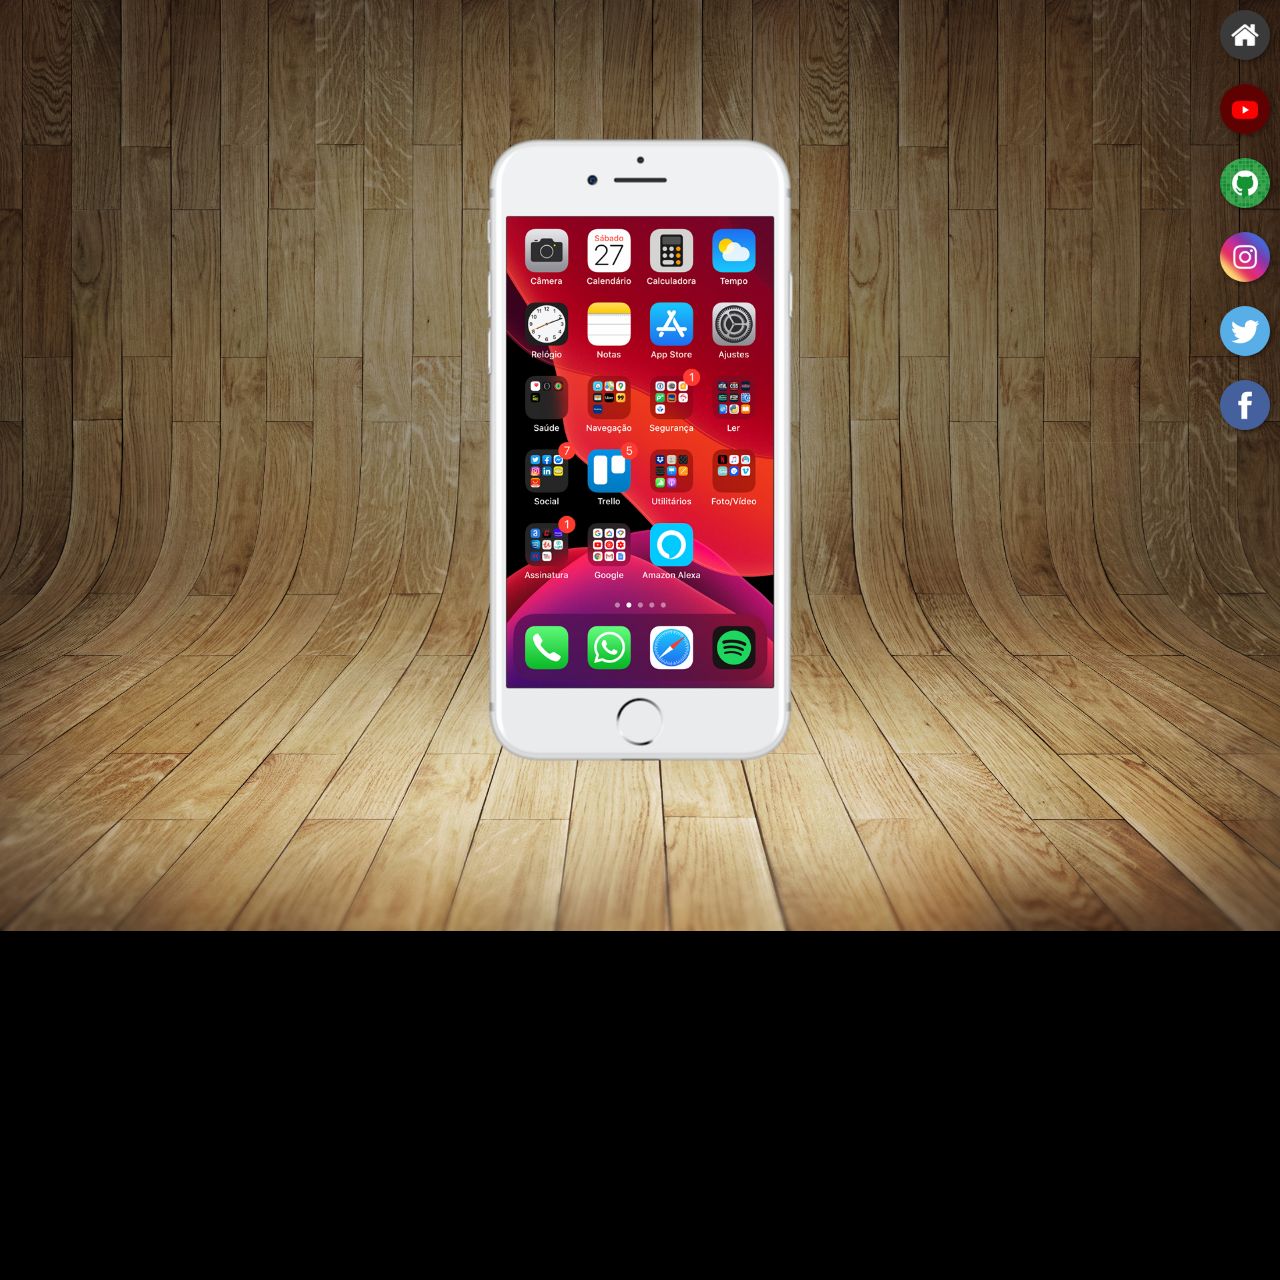
<file: index.html>
<!DOCTYPE html>
<html lang="en">
<head>
    <meta charset="UTF-8">
    <meta http-equiv="X-UA-Compatible" content="IE=edge">
    <meta name="viewport" content="width=device-width, initial-scale=1.0">
    <link rel="shortcut icon" href="favicon.ico" type="image/x-icon">
    <link rel="stylesheet" href="estilo/style.css">
    <title>Projeto Redes Sociais</title>
</head>
<body>
    <main>
        <section id="telefone">
            <iframe src="home.html" name="tela" id="tela" frameborder="0">
                Seu navegador ñ é compatível com isso
            </iframe>
        </section>
        <section id="redes-sociais">
            <a href="home.html" target="tela"><img src="imagens/logo-home.jpg" alt="Home"></a><br>
            <a href="youtube.html" target="tela"><img src="imagens/logo-youtube.jpg" alt="Youtube"></a><br>
            <a href="github.html" target="tela"><img src="imagens/logo-github.jpg" alt="GitHub"></a><br>
            <a href="instagram.html" target="tela"><img src="imagens/logo-instagram.jpg" alt="Instagram"></a><br>
            <a href="twitter.html" target="tela"><img src="imagens/logo-twitter.jpg" alt="Twitter"></a><br>
            <a href="facebook.html" target="tela"><img src="imagens/logo-facebook.jpg" alt="Facebook"></a><br>
        </section>
    </main>
</body>
</html>
</file>
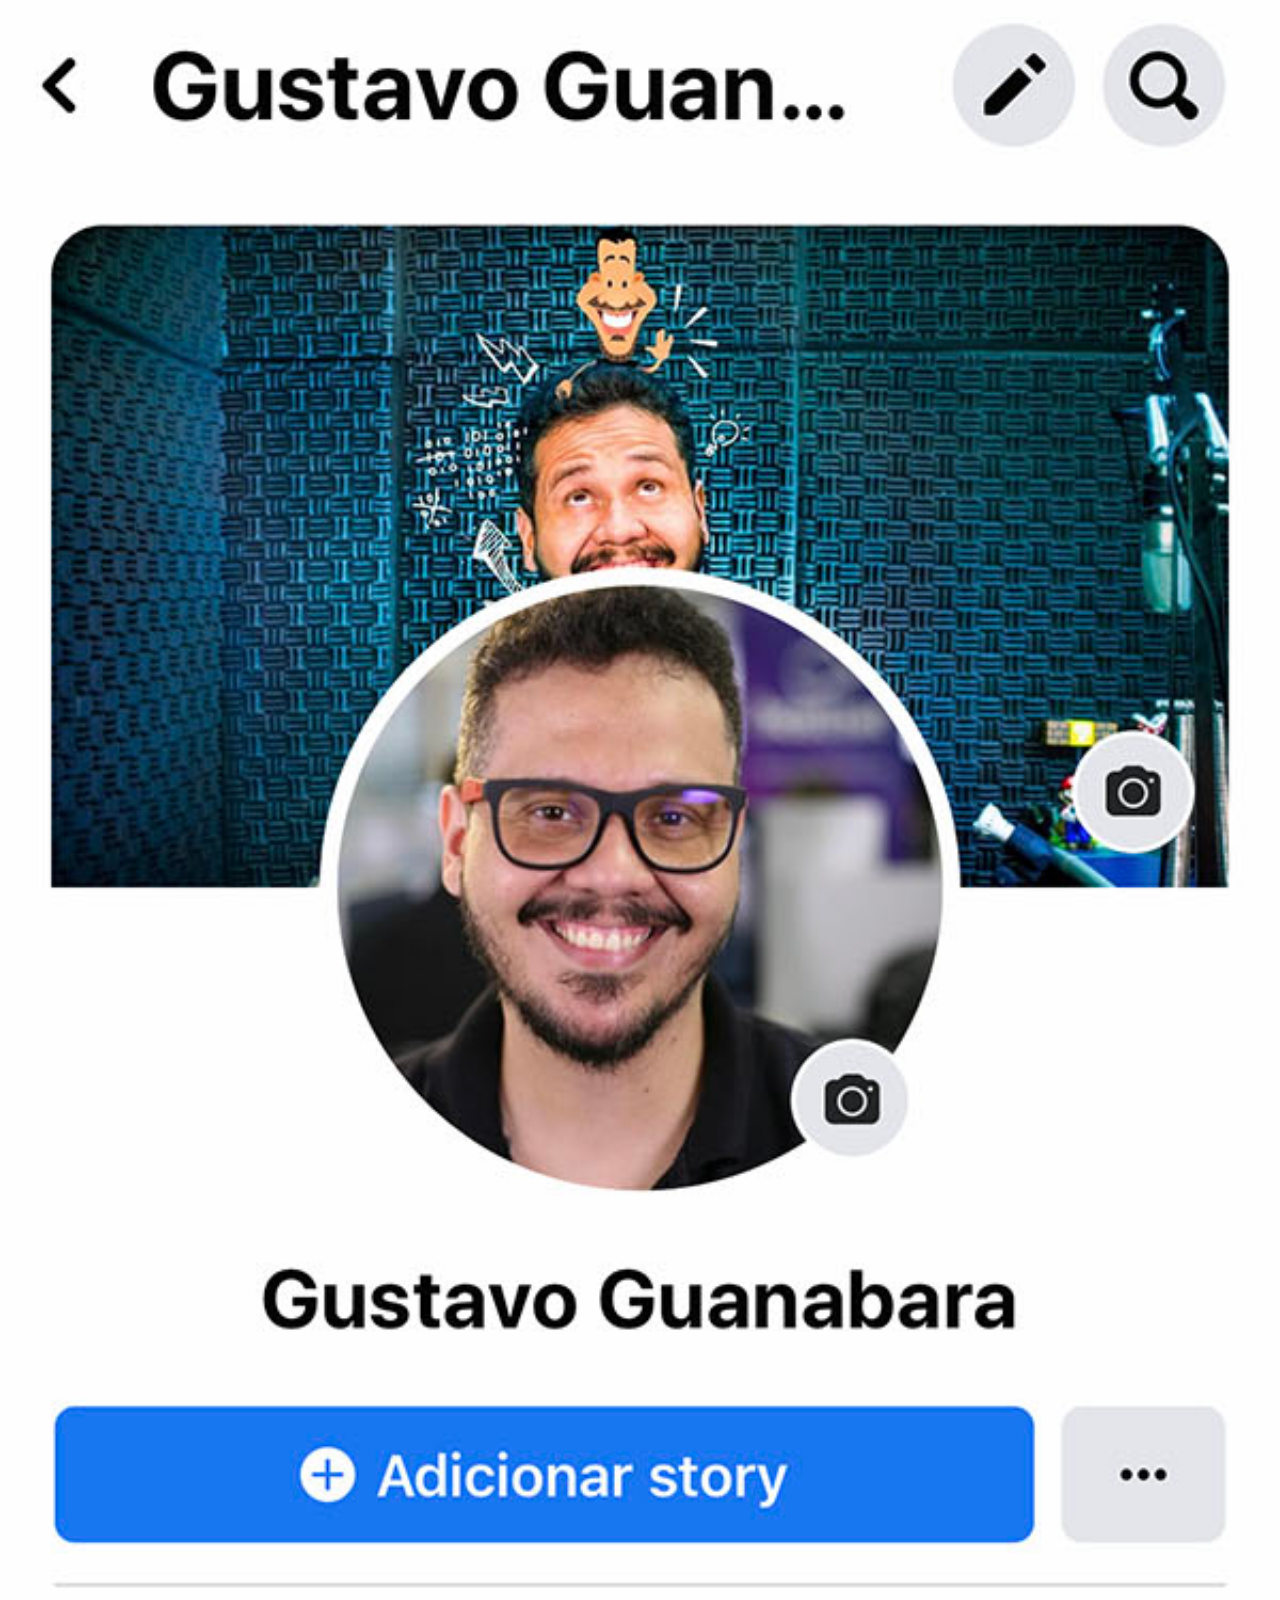
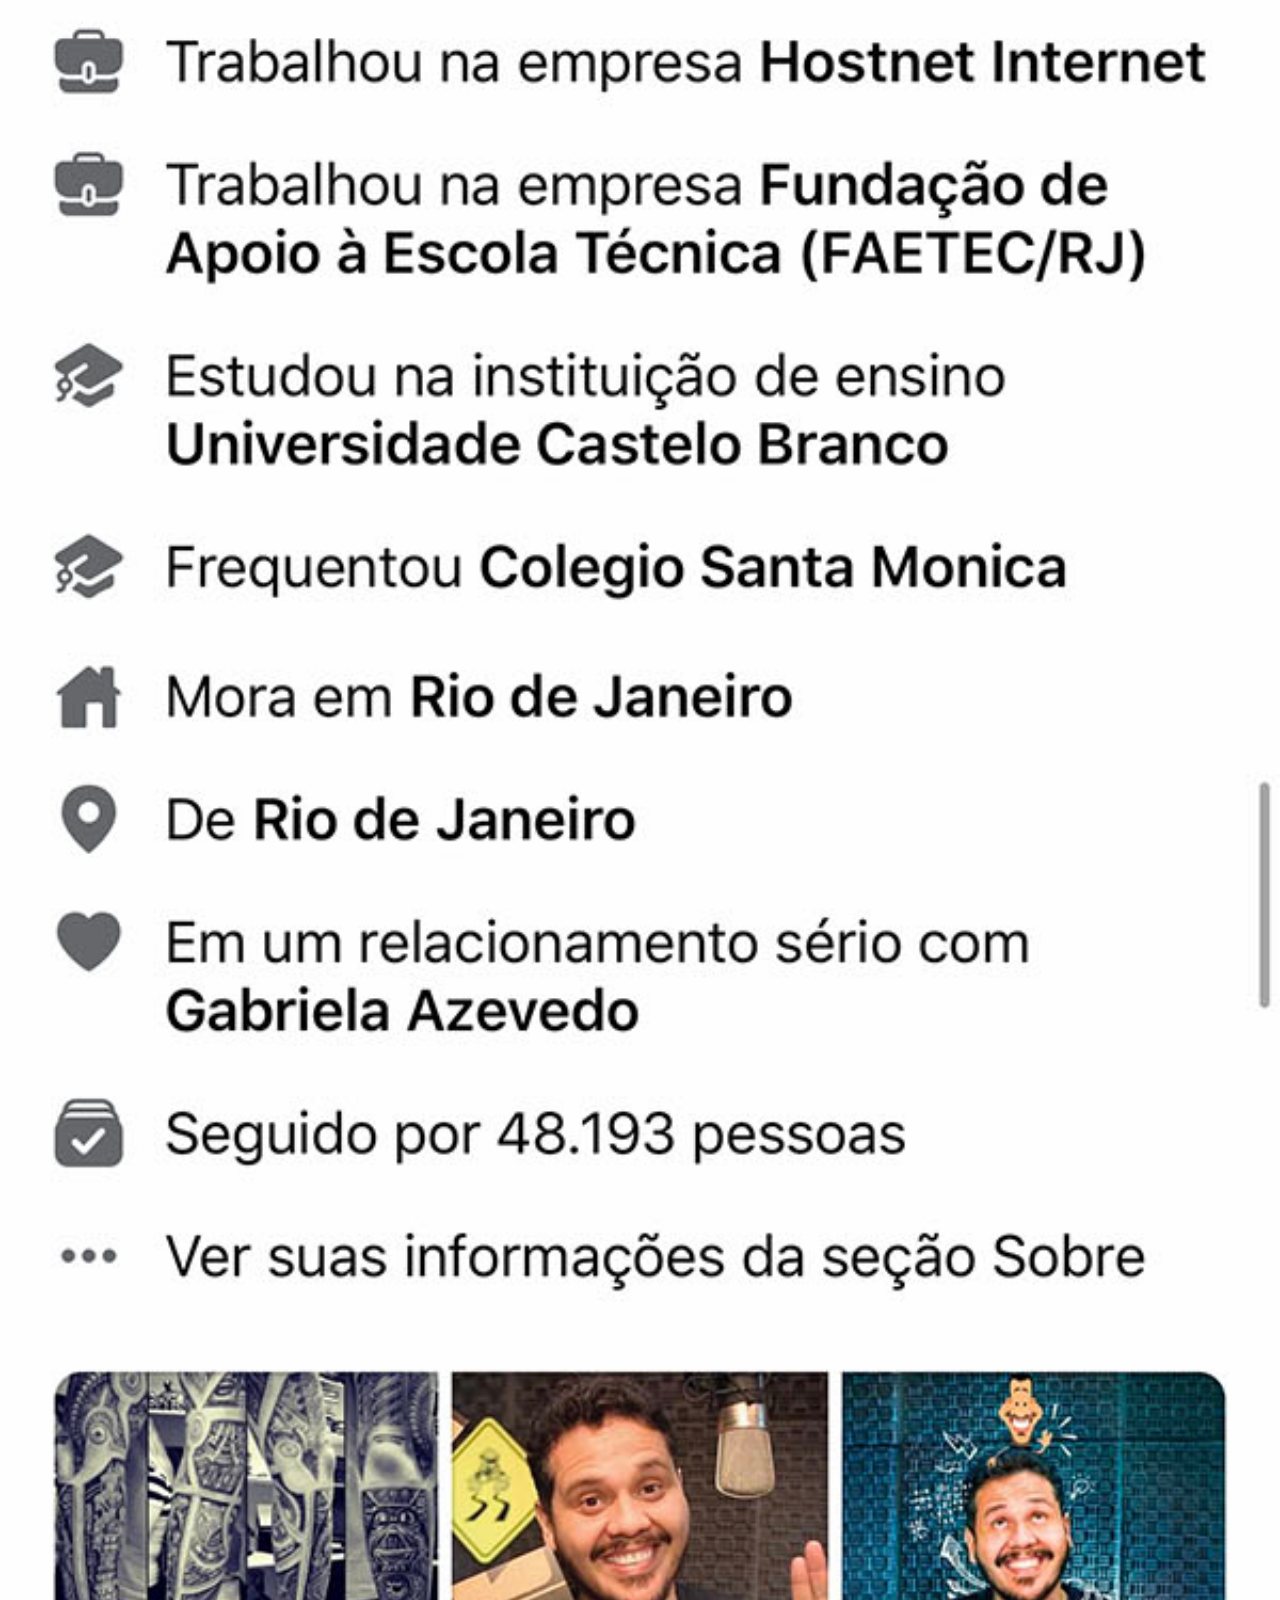
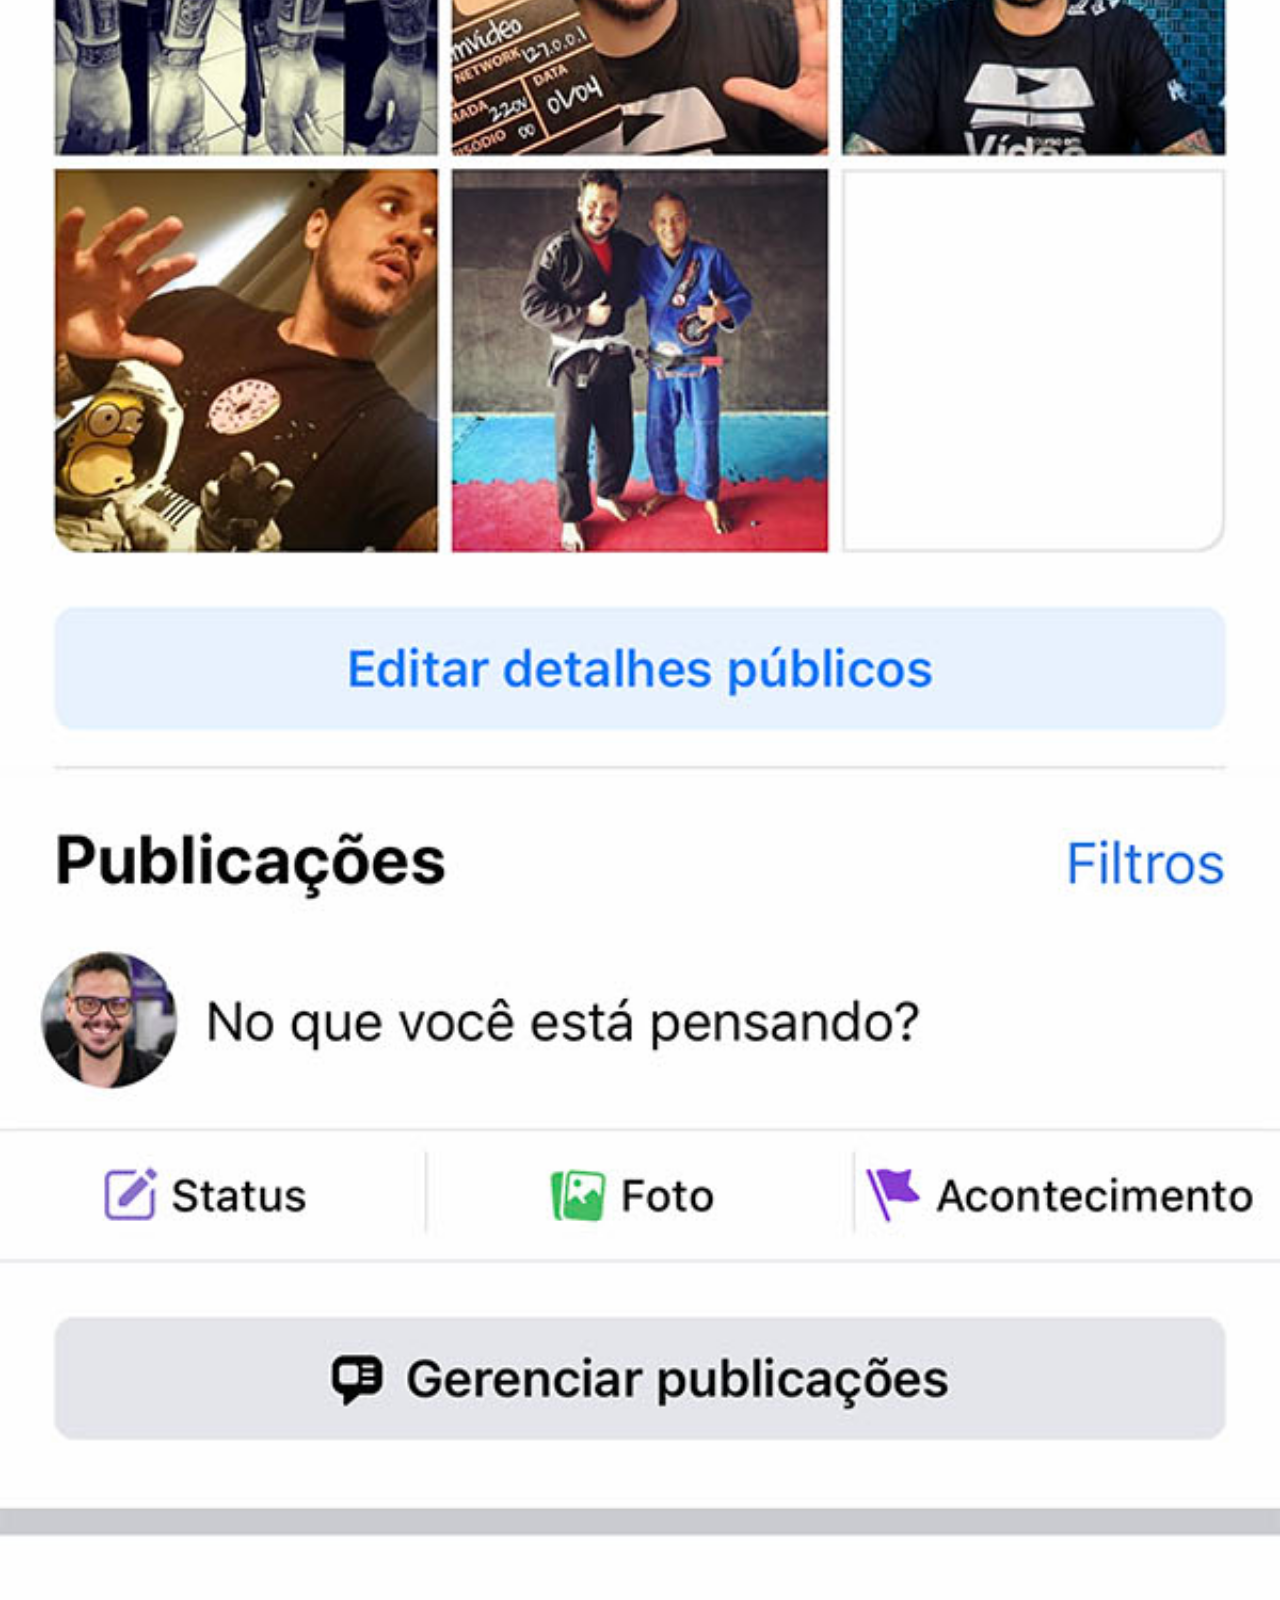
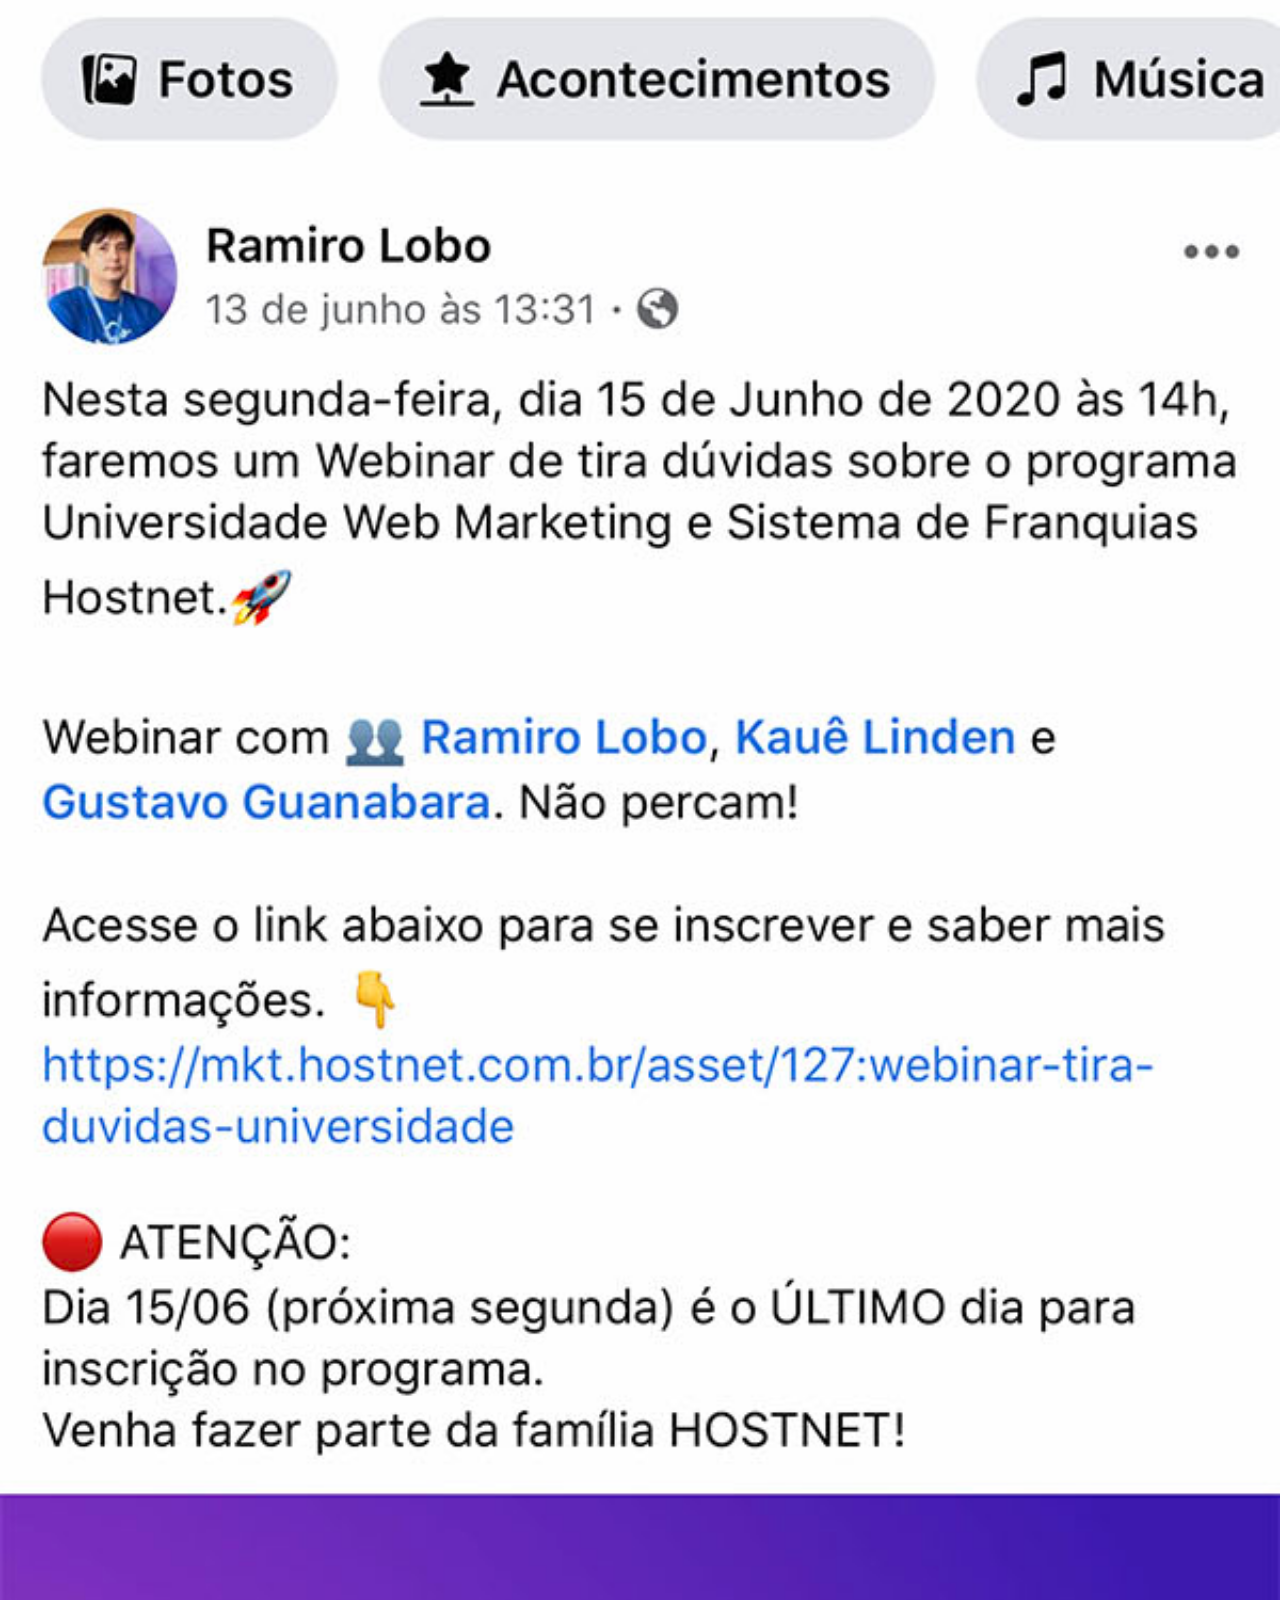
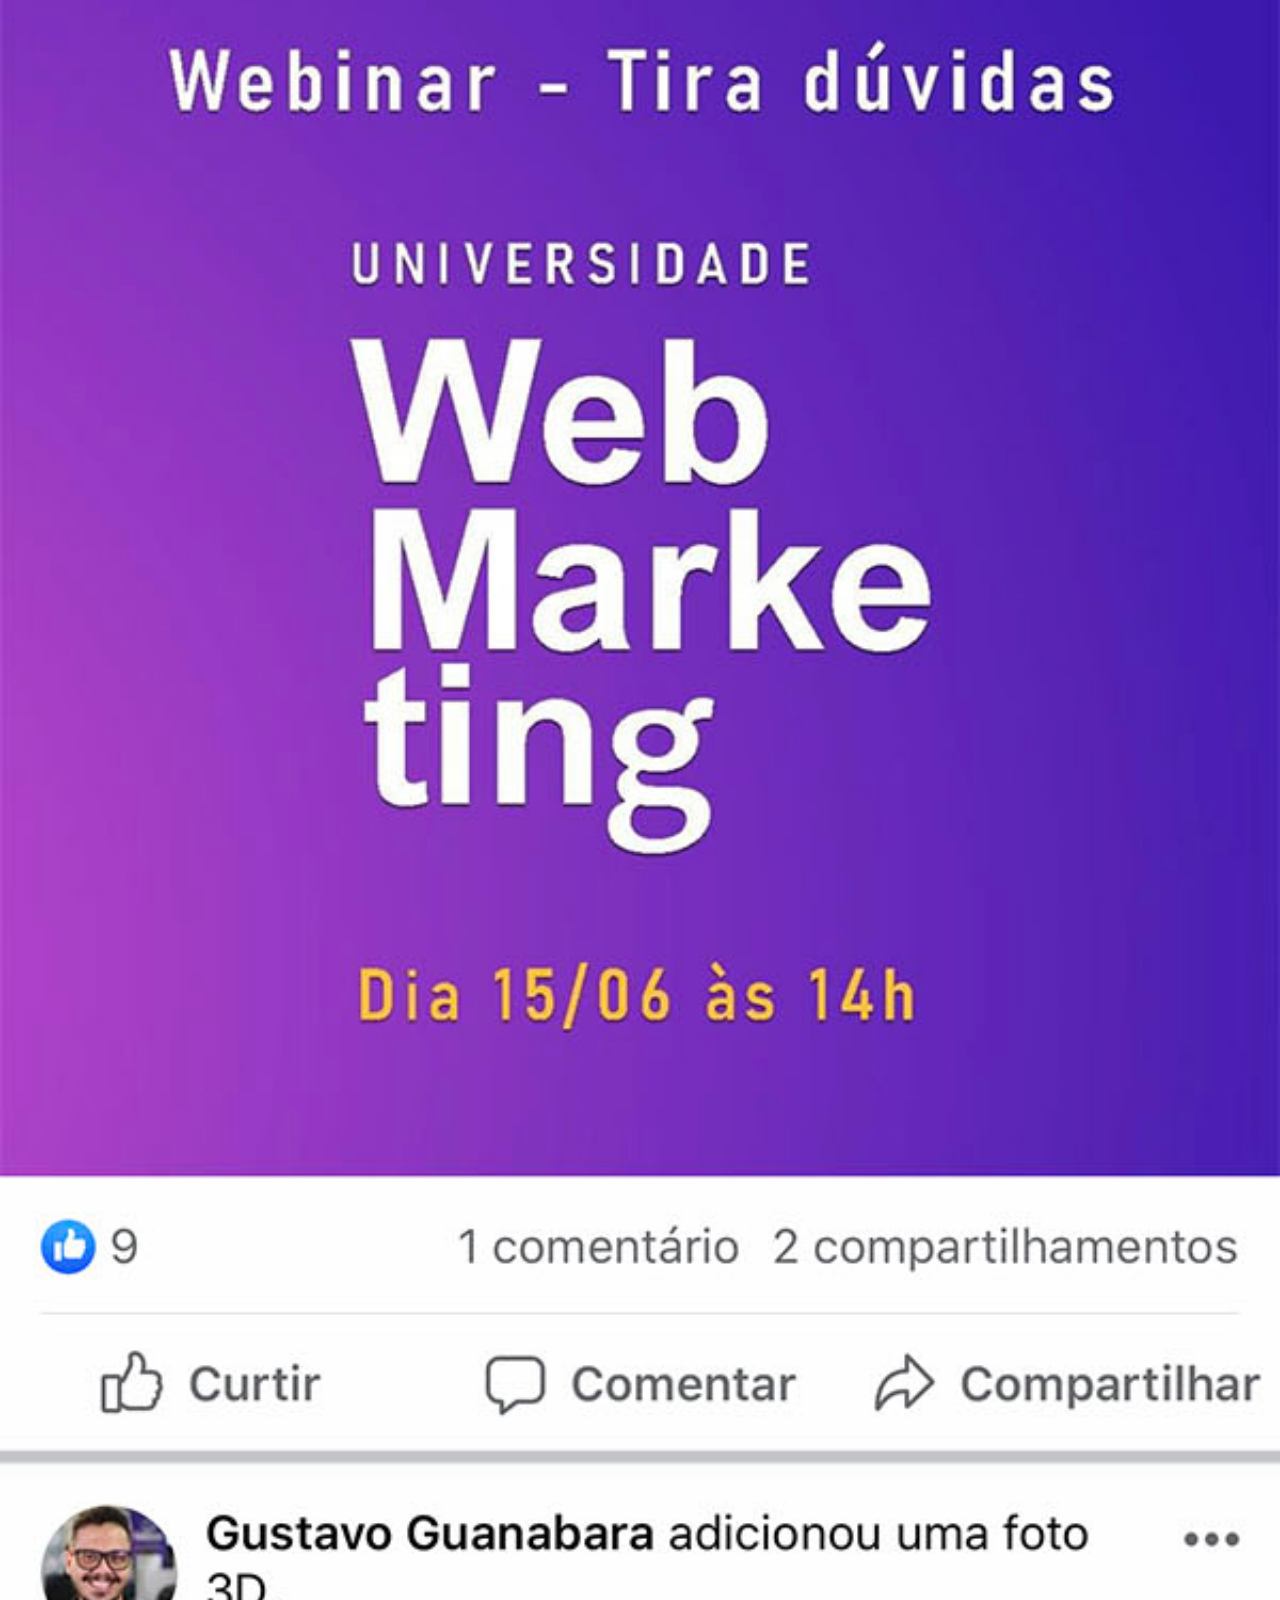
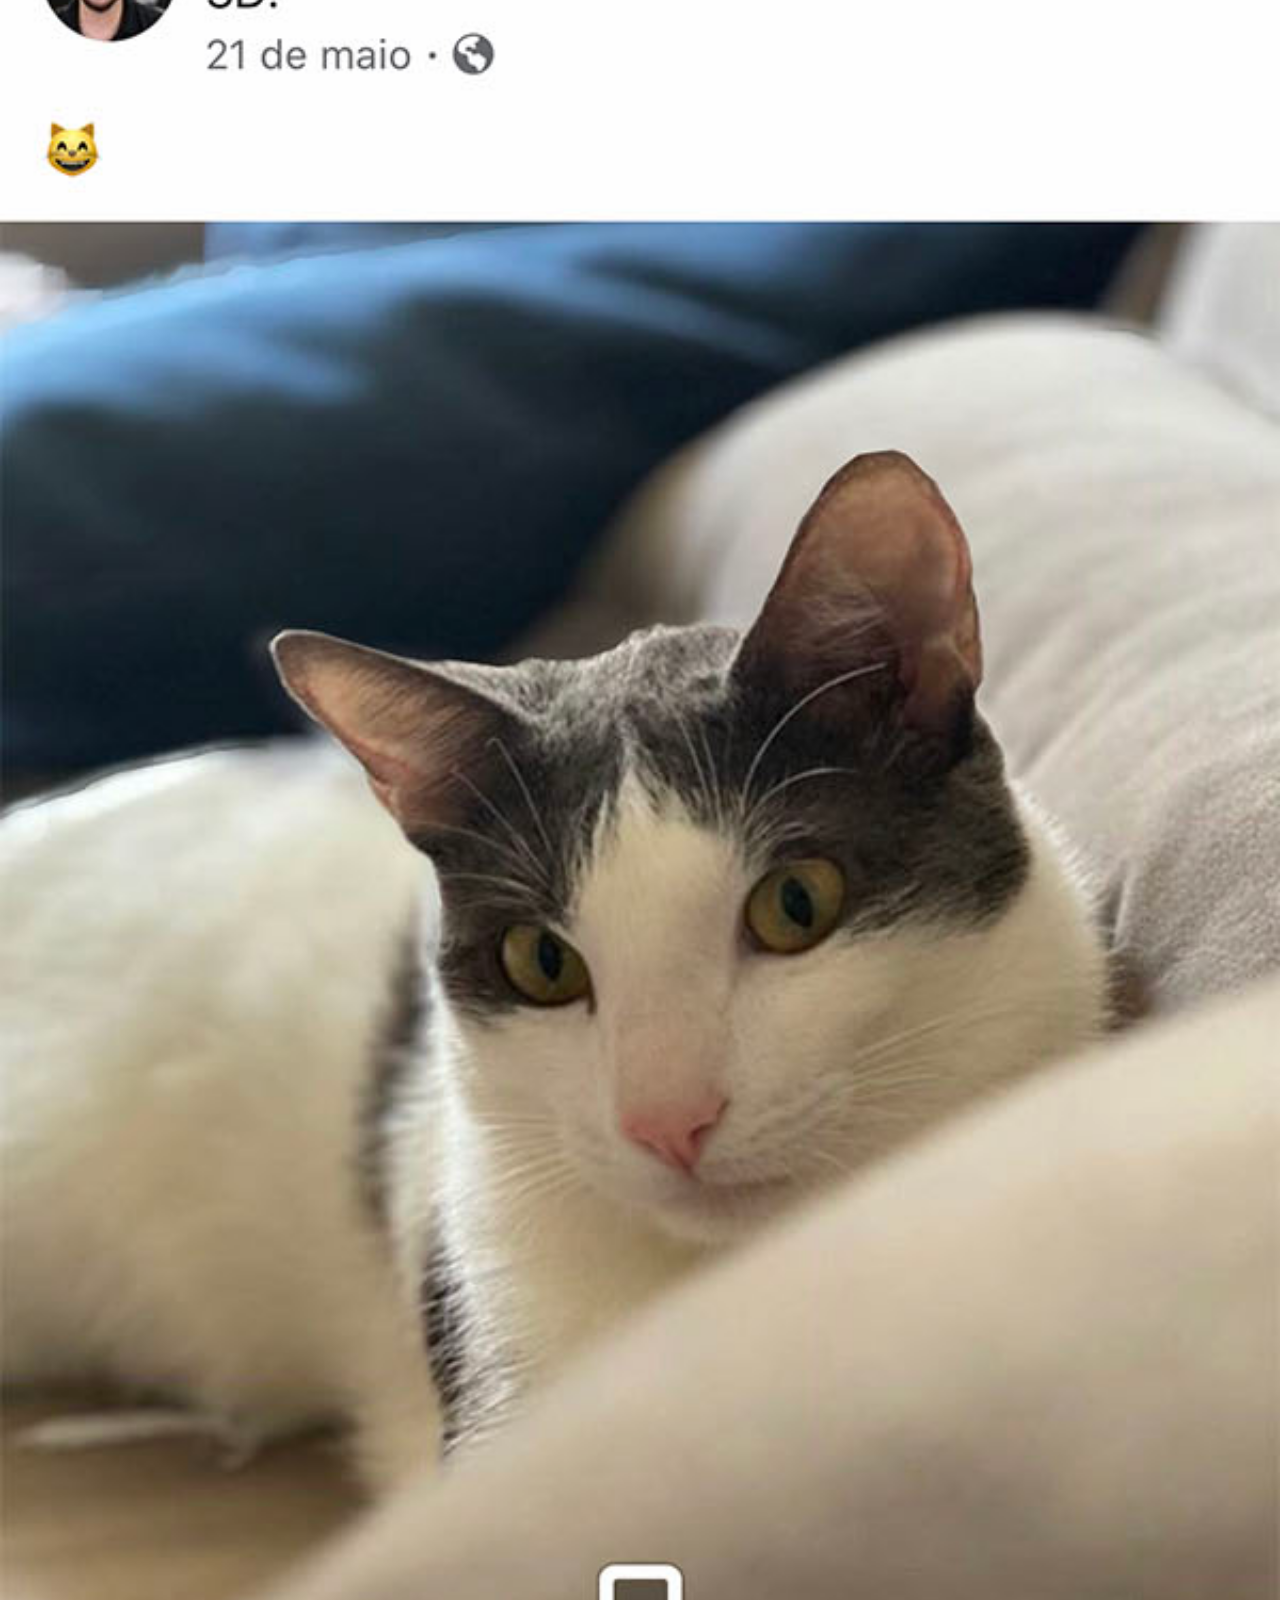
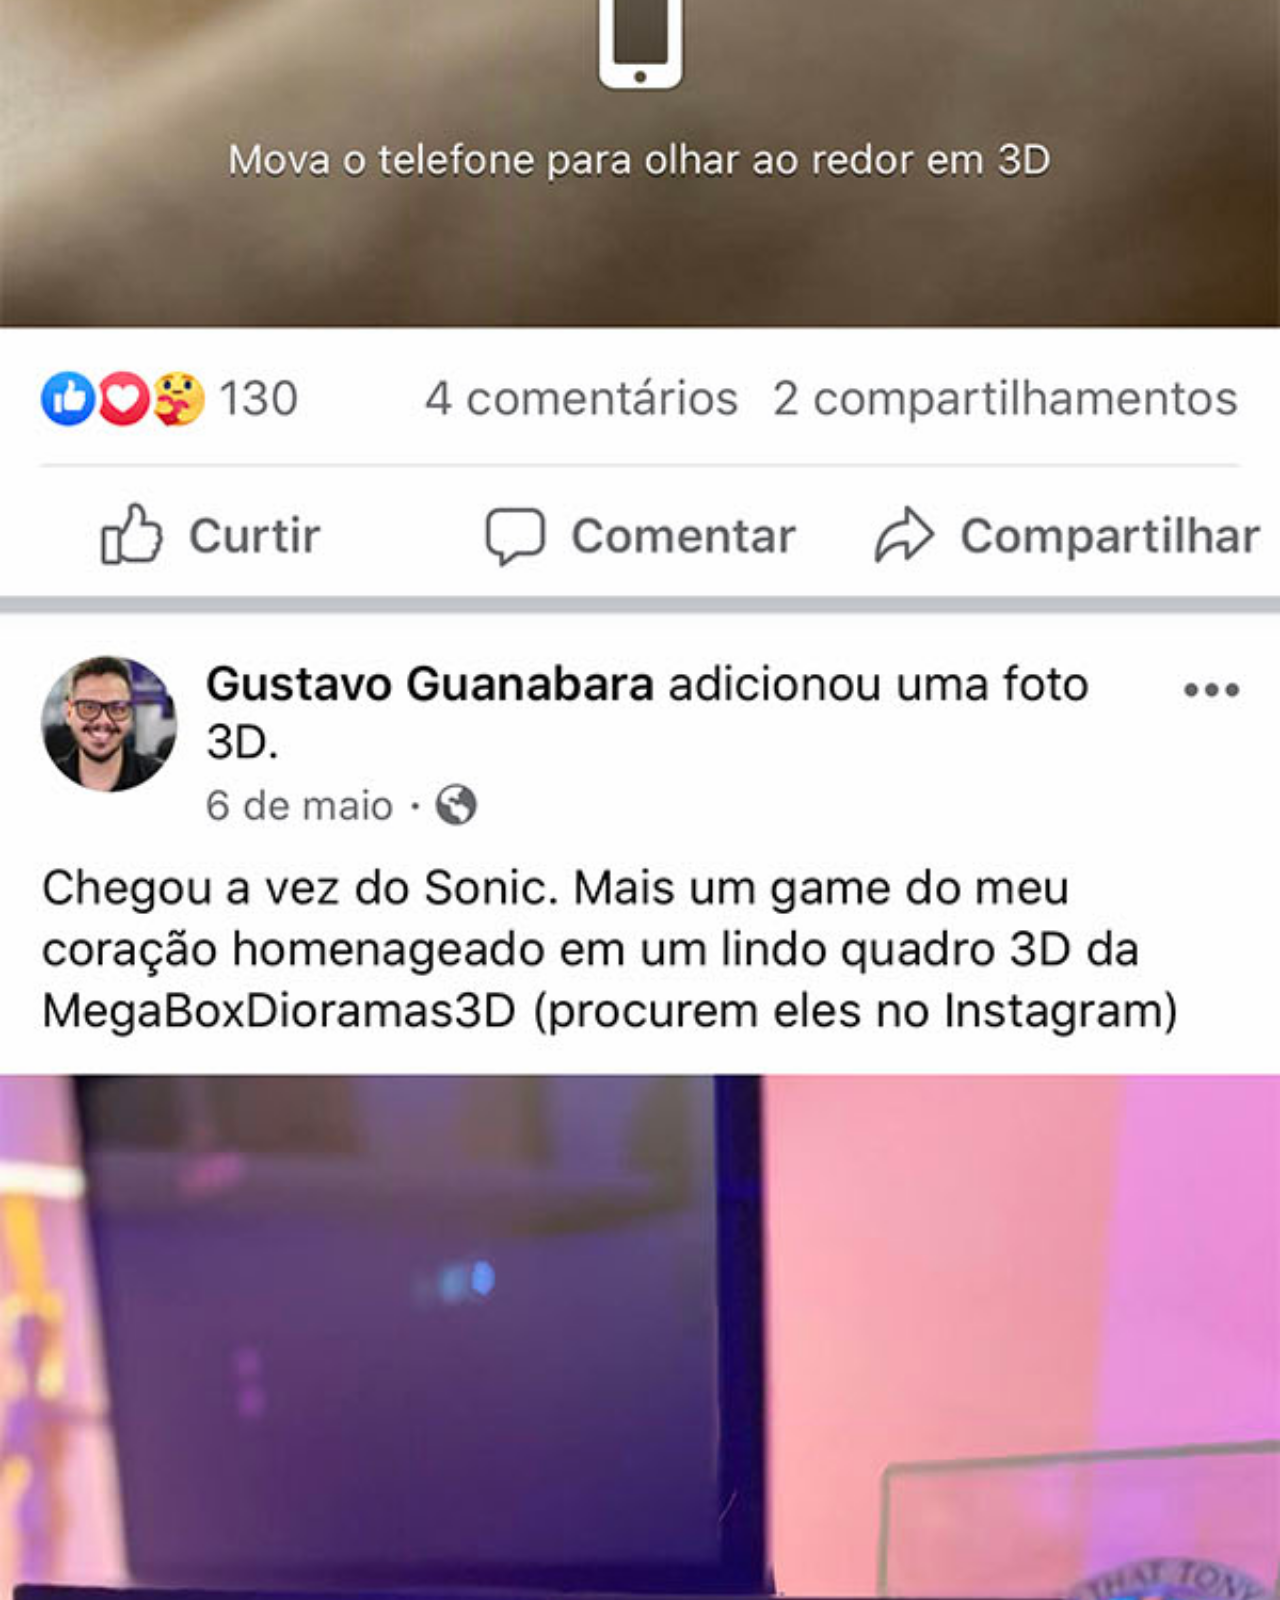
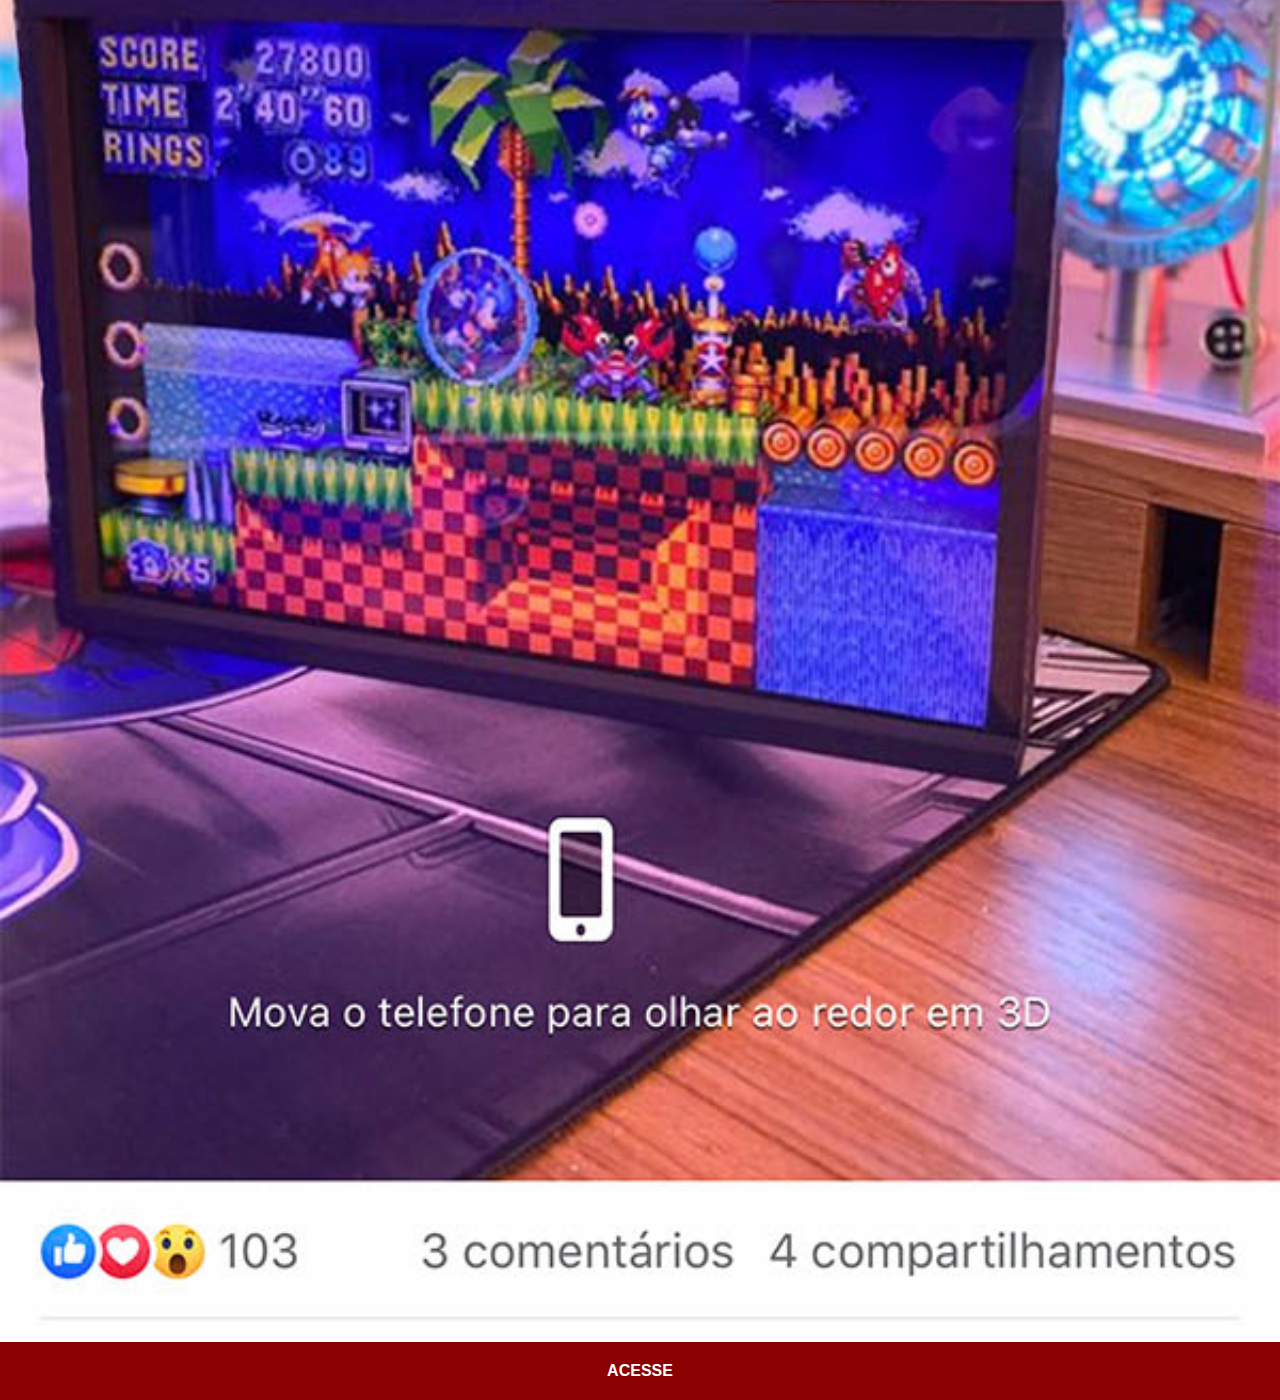
<file: facebook.html>
<!DOCTYPE html>
<html lang="en">
<head>
    <meta charset="UTF-8">
    <meta http-equiv="X-UA-Compatible" content="IE=edge">
    <meta name="viewport" content="width=device-width, initial-scale=1.0">
    <title>Facebook</title>
    <link rel="stylesheet" href="estilo/social.css">
</head>
<body>
    <img src="imagens/tela-facebook.jpg" alt="GitHub">
    <a href="https://www.facebook.com/nosicv" target="_blank">ACESSE</a>
</body>
</html>
</file>
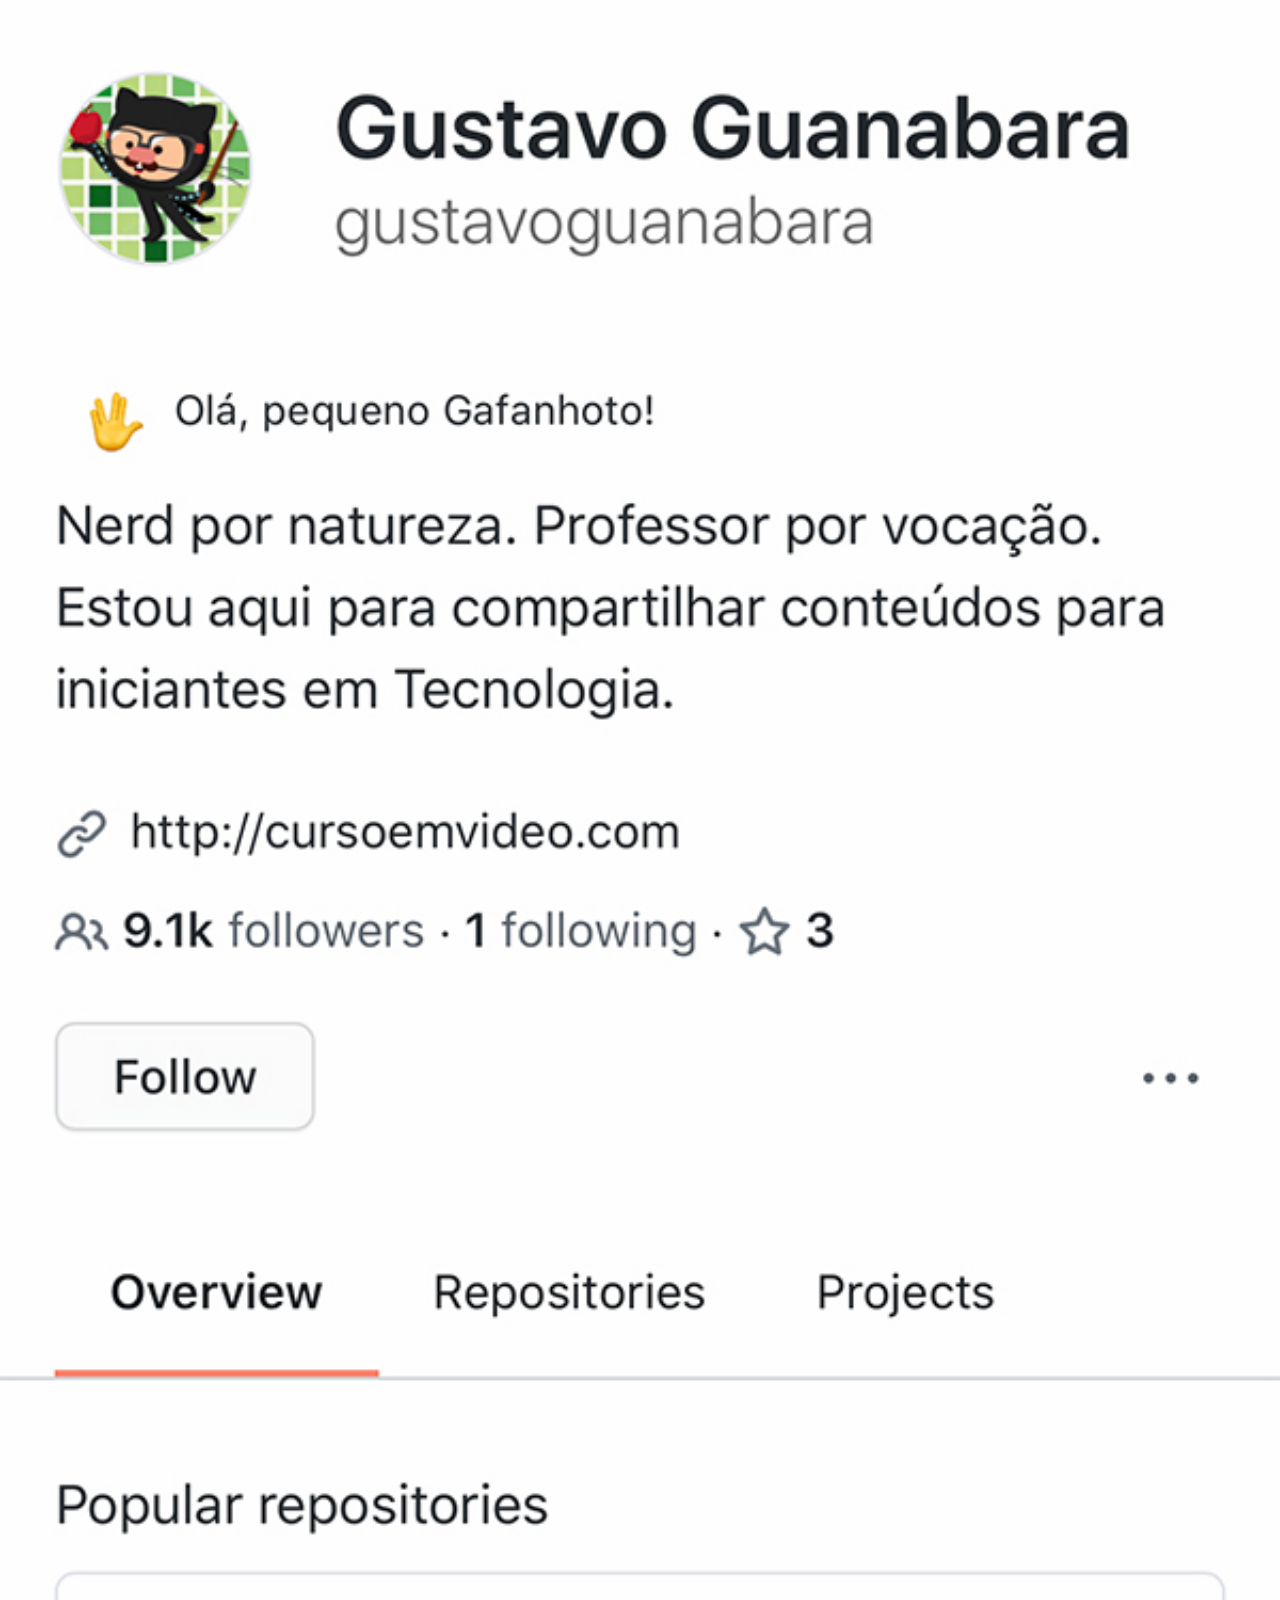
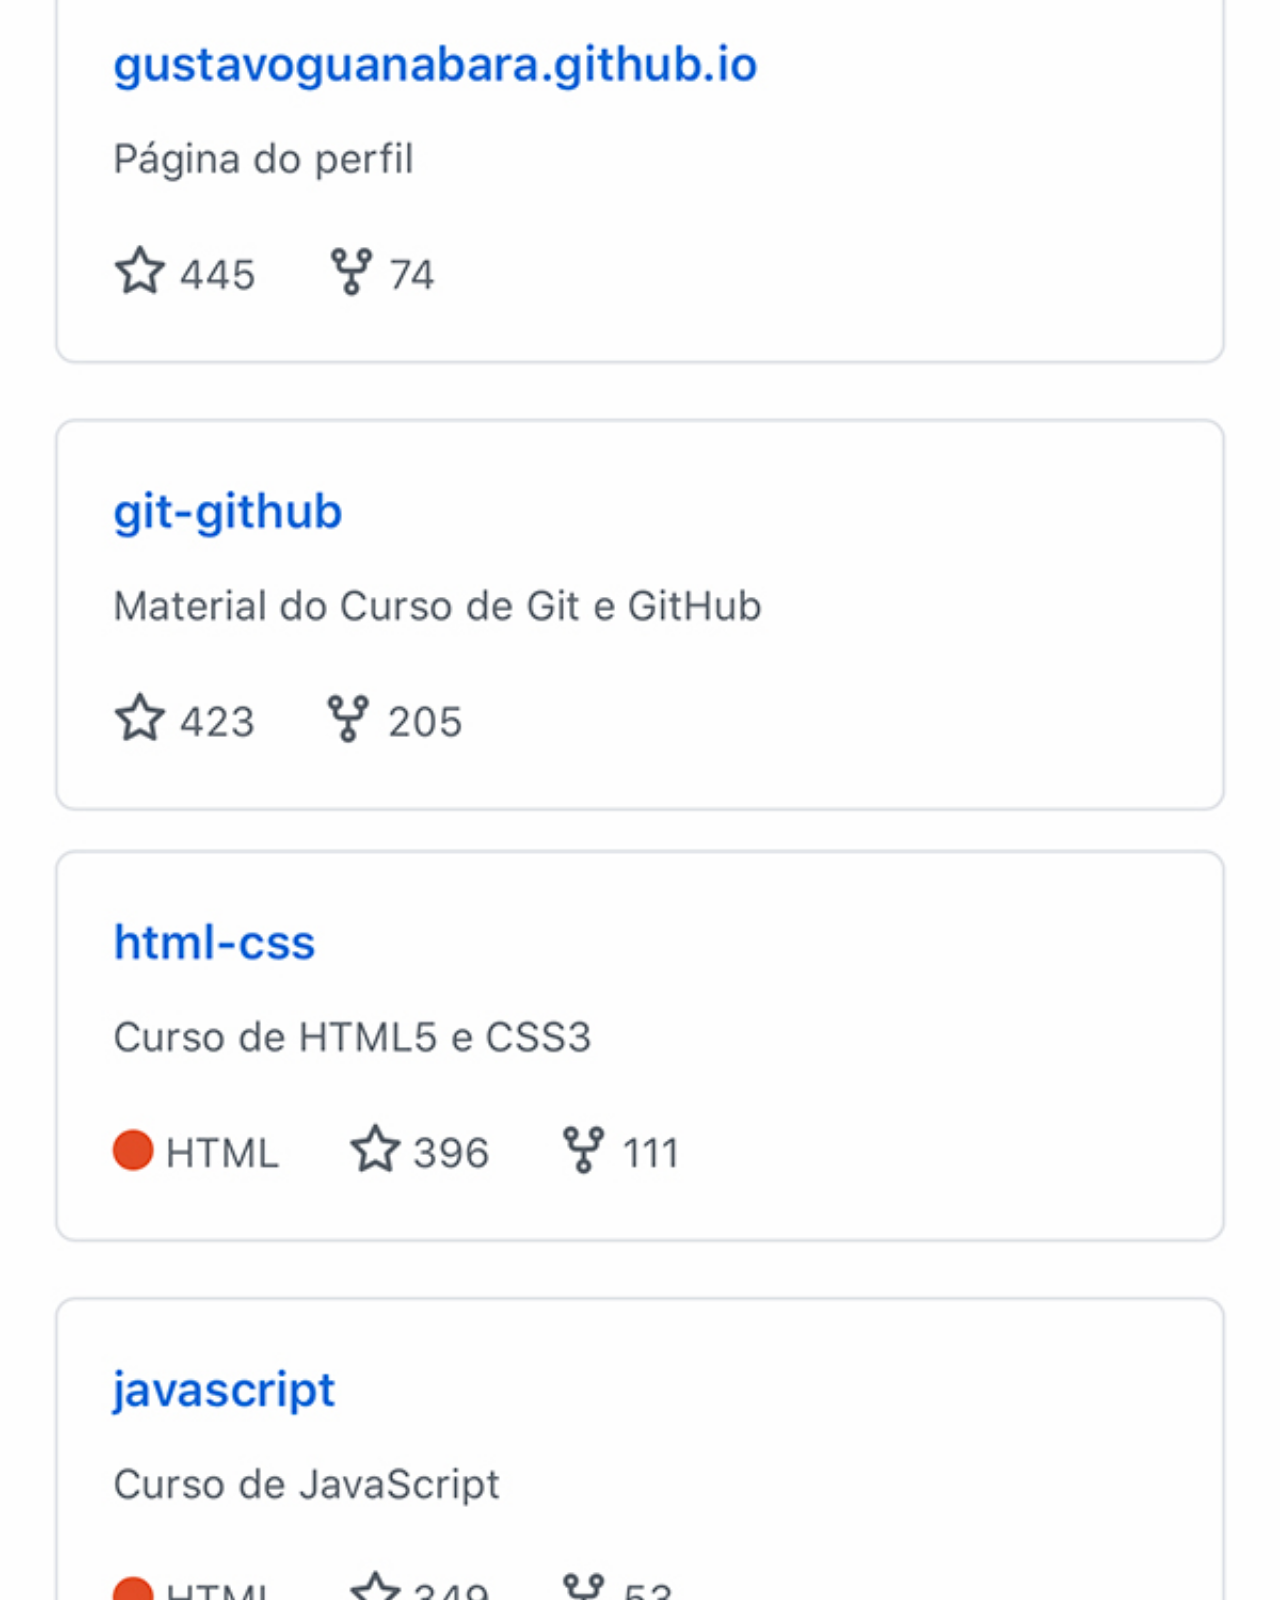
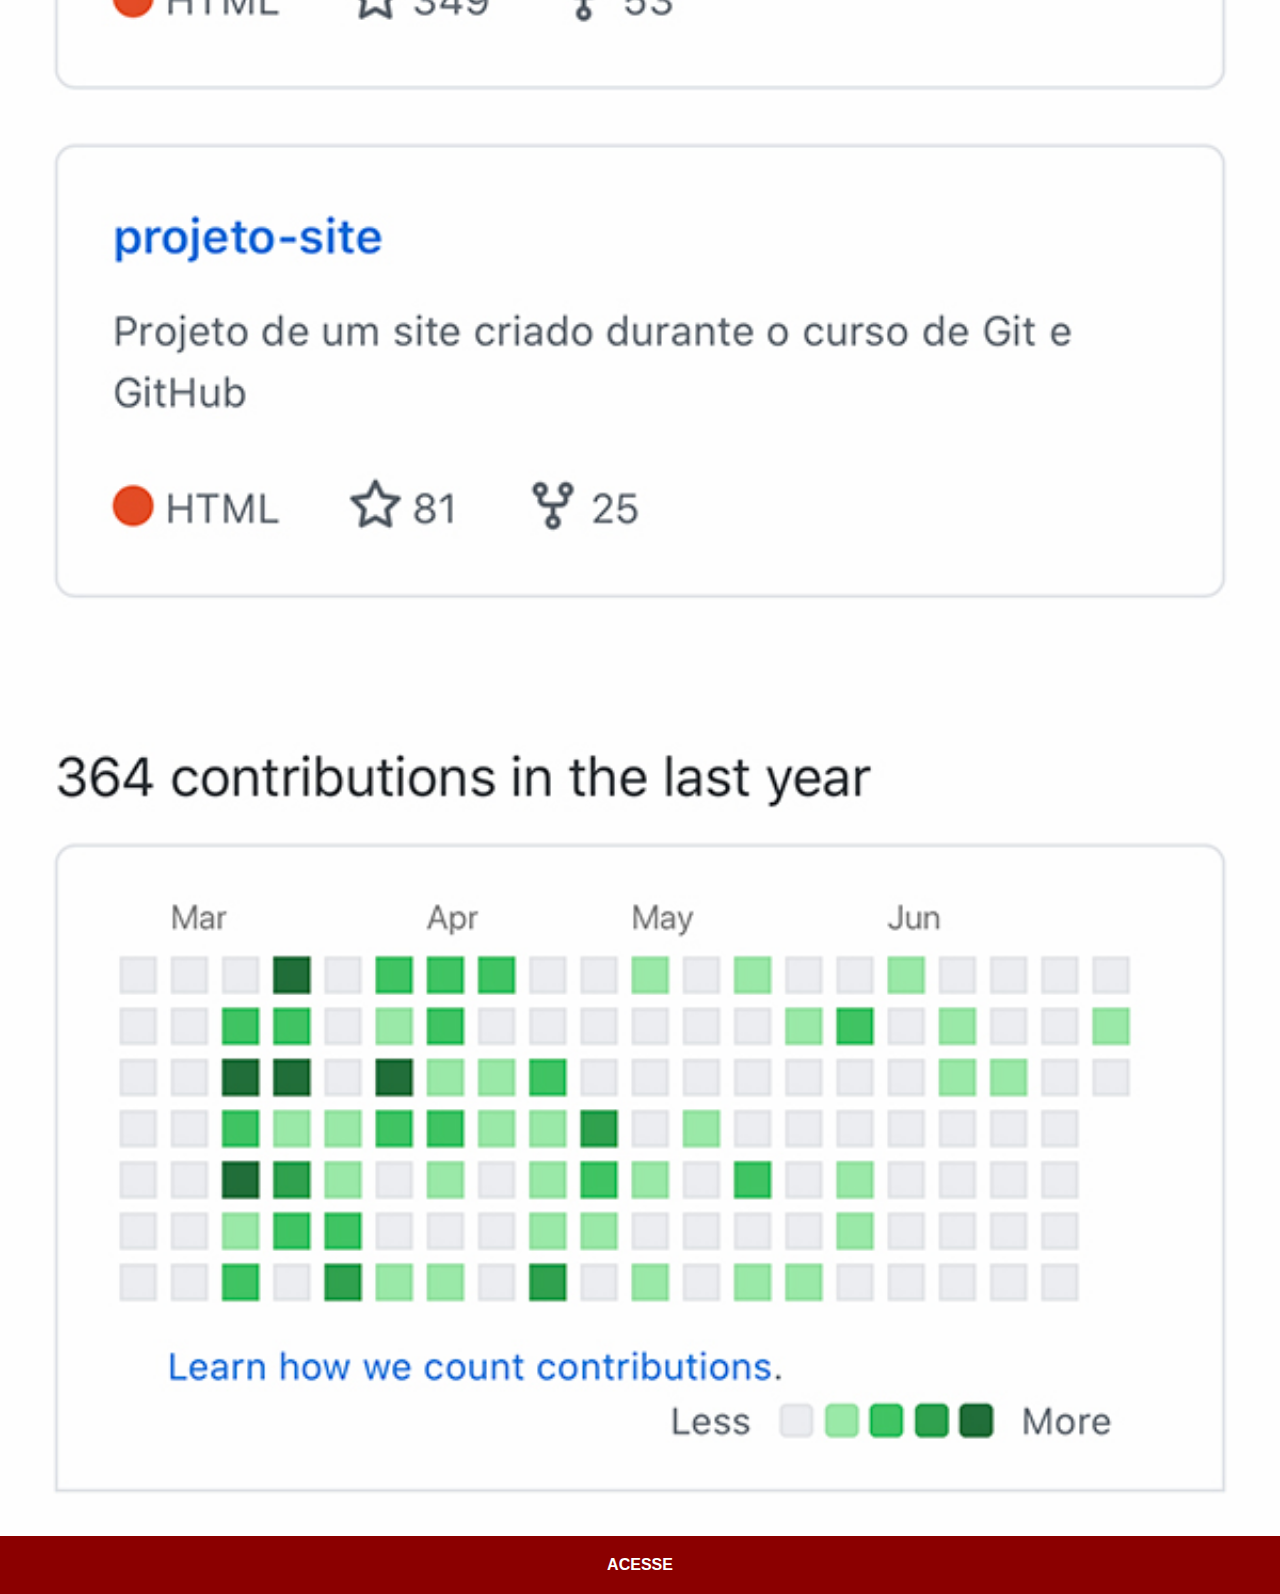
<file: github.html>
<!DOCTYPE html>
<html lang="en">
<head>
    <meta charset="UTF-8">
    <meta http-equiv="X-UA-Compatible" content="IE=edge">
    <meta name="viewport" content="width=device-width, initial-scale=1.0">
    <title>GitHub</title>
    <link rel="stylesheet" href="estilo/social.css">
</head>
<body>
    <img src="imagens/tela-github.jpg" alt="GitHub">
    <a href="https://github.com/mkanutos" target="_blank">ACESSE</a>
</body>
</html>
</file>
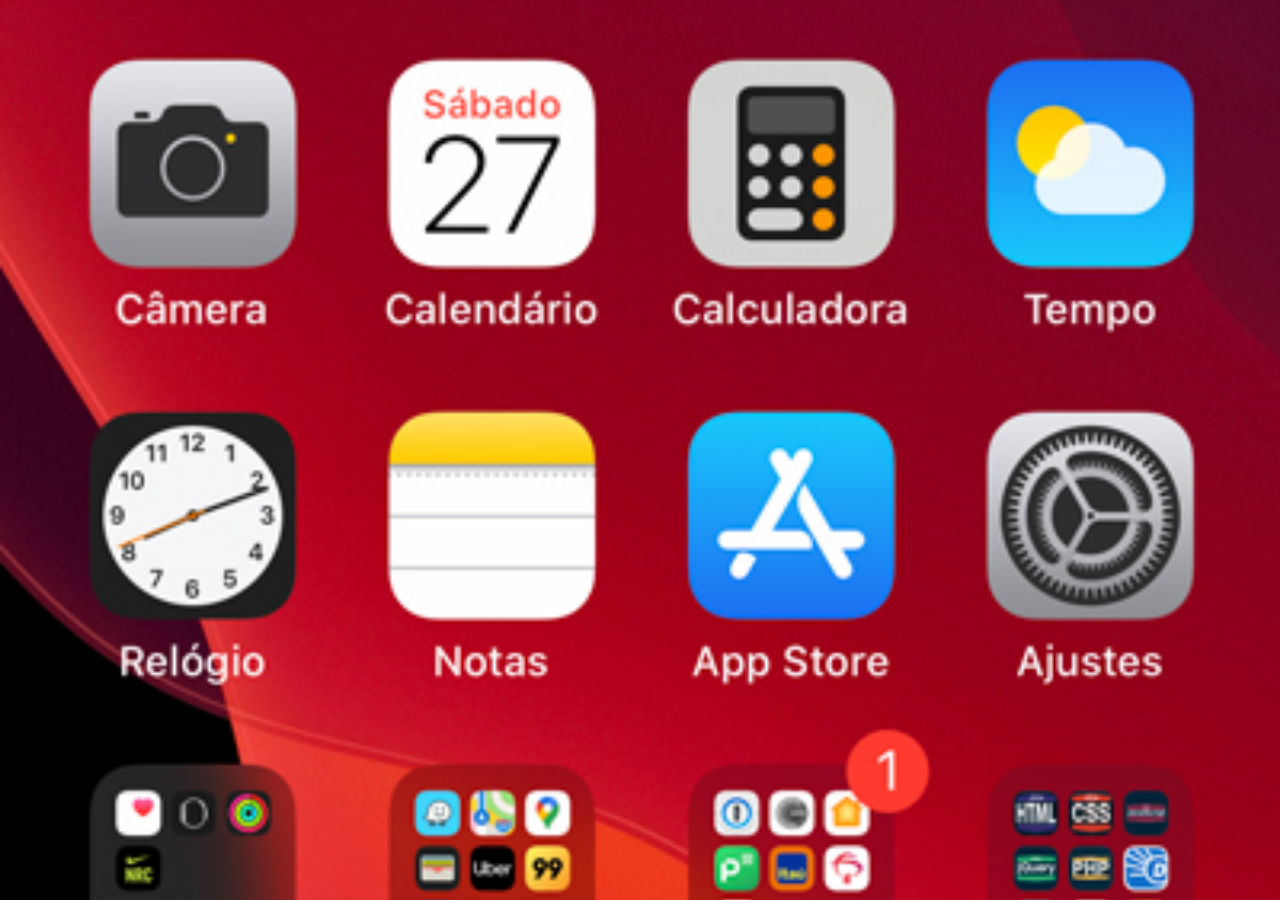
<file: home.html>
<!DOCTYPE html>
<html lang="en">
<head>
    <meta charset="UTF-8">
    <meta http-equiv="X-UA-Compatible" content="IE=edge">
    <meta name="viewport" content="width=device-width, initial-scale=1.0">
    <title>Home</title>
</head>
<style>
    * {
        margin: 0px;
        padding: 0px;
    }

    body {
        width: 100vw;
        height: 100vh;
        background: black url('imagens/tela-home.jpg') no-repeat top center;
        background-size: cover;
    }
</style>
<body>
    
</body>
</html>
</file>
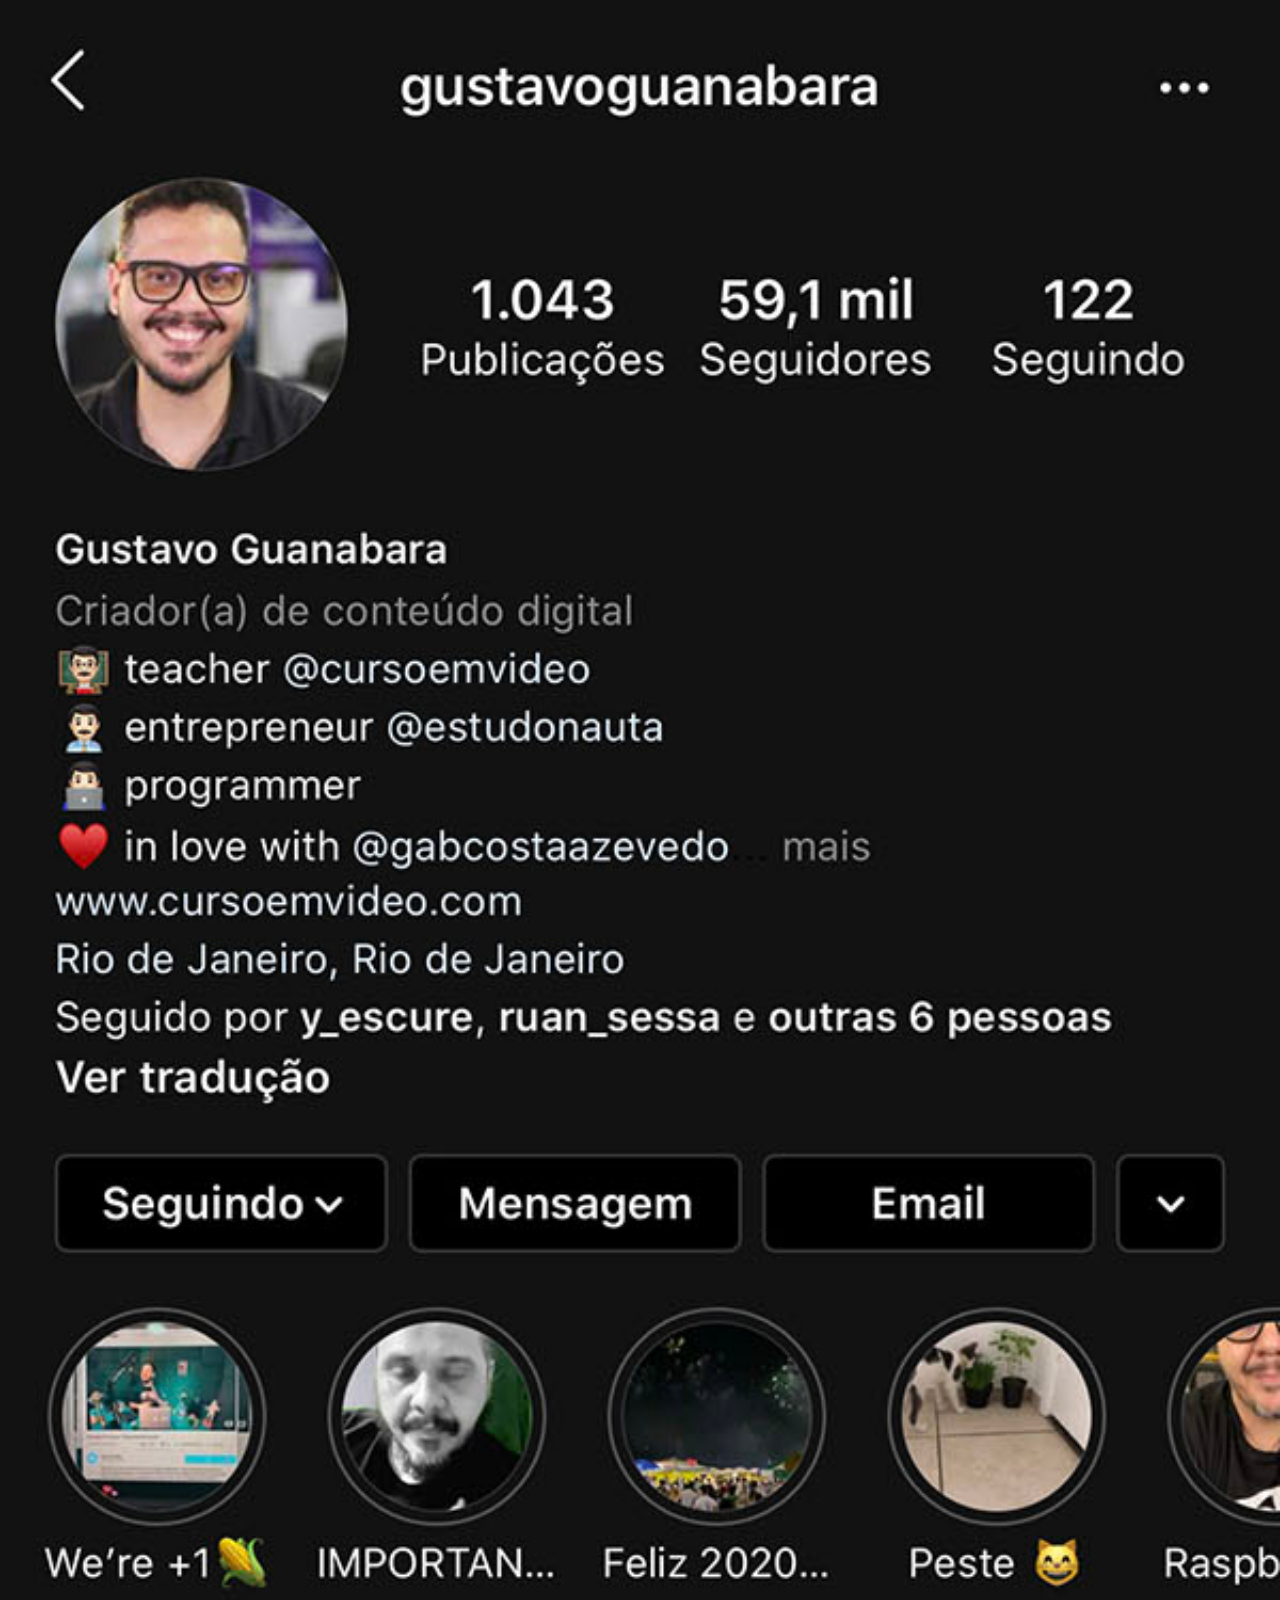
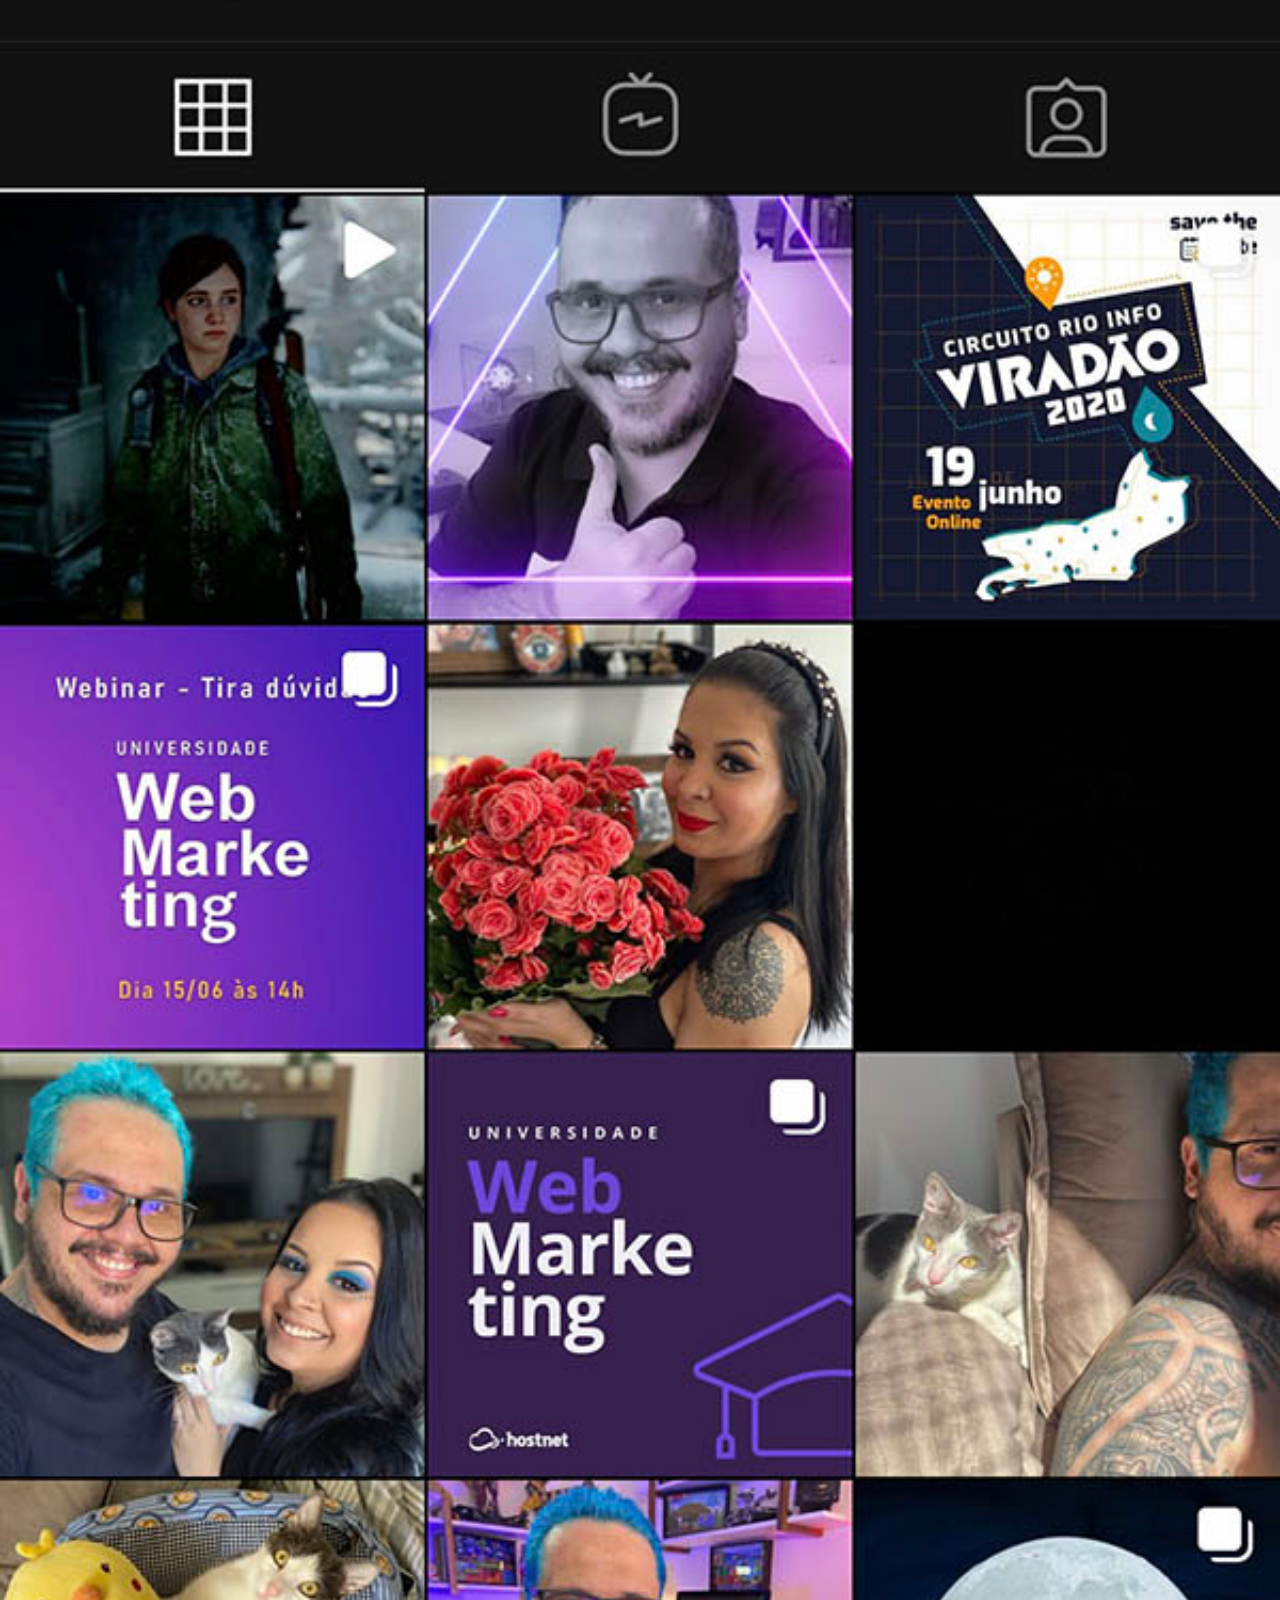
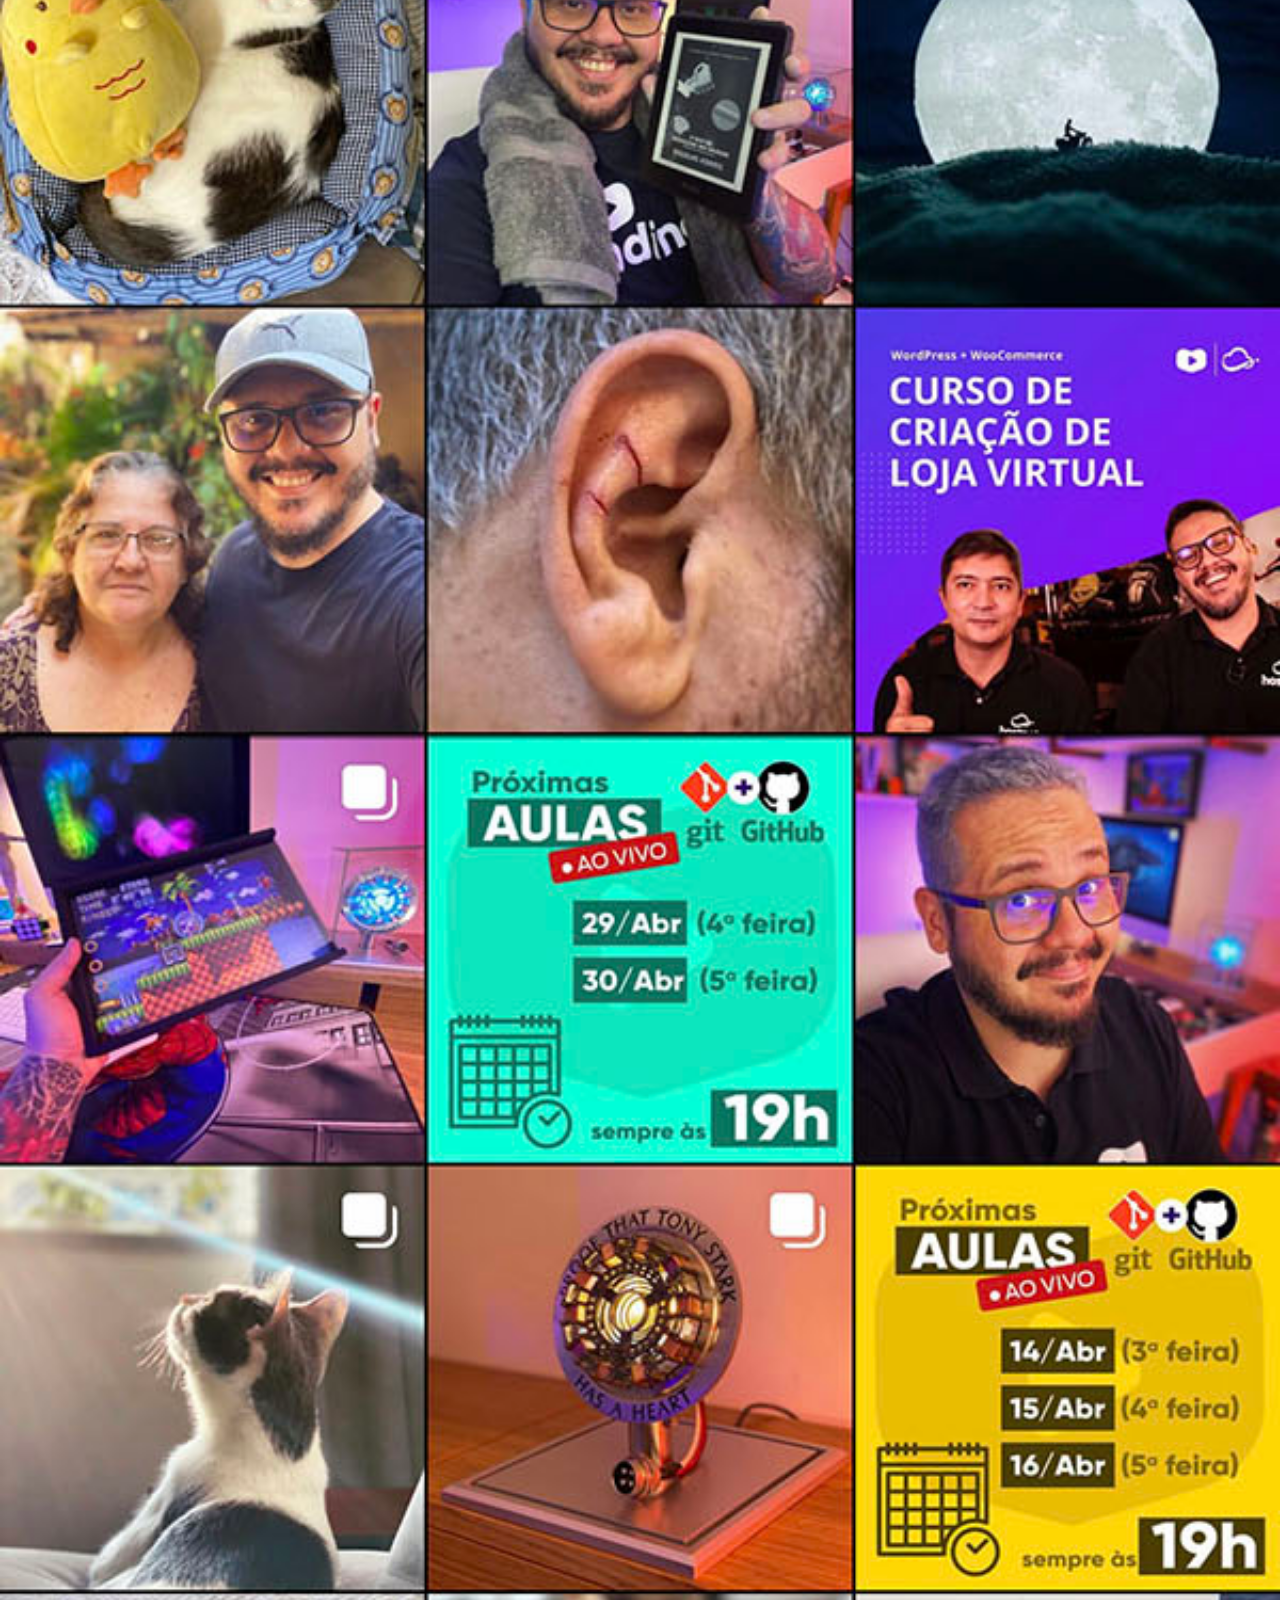
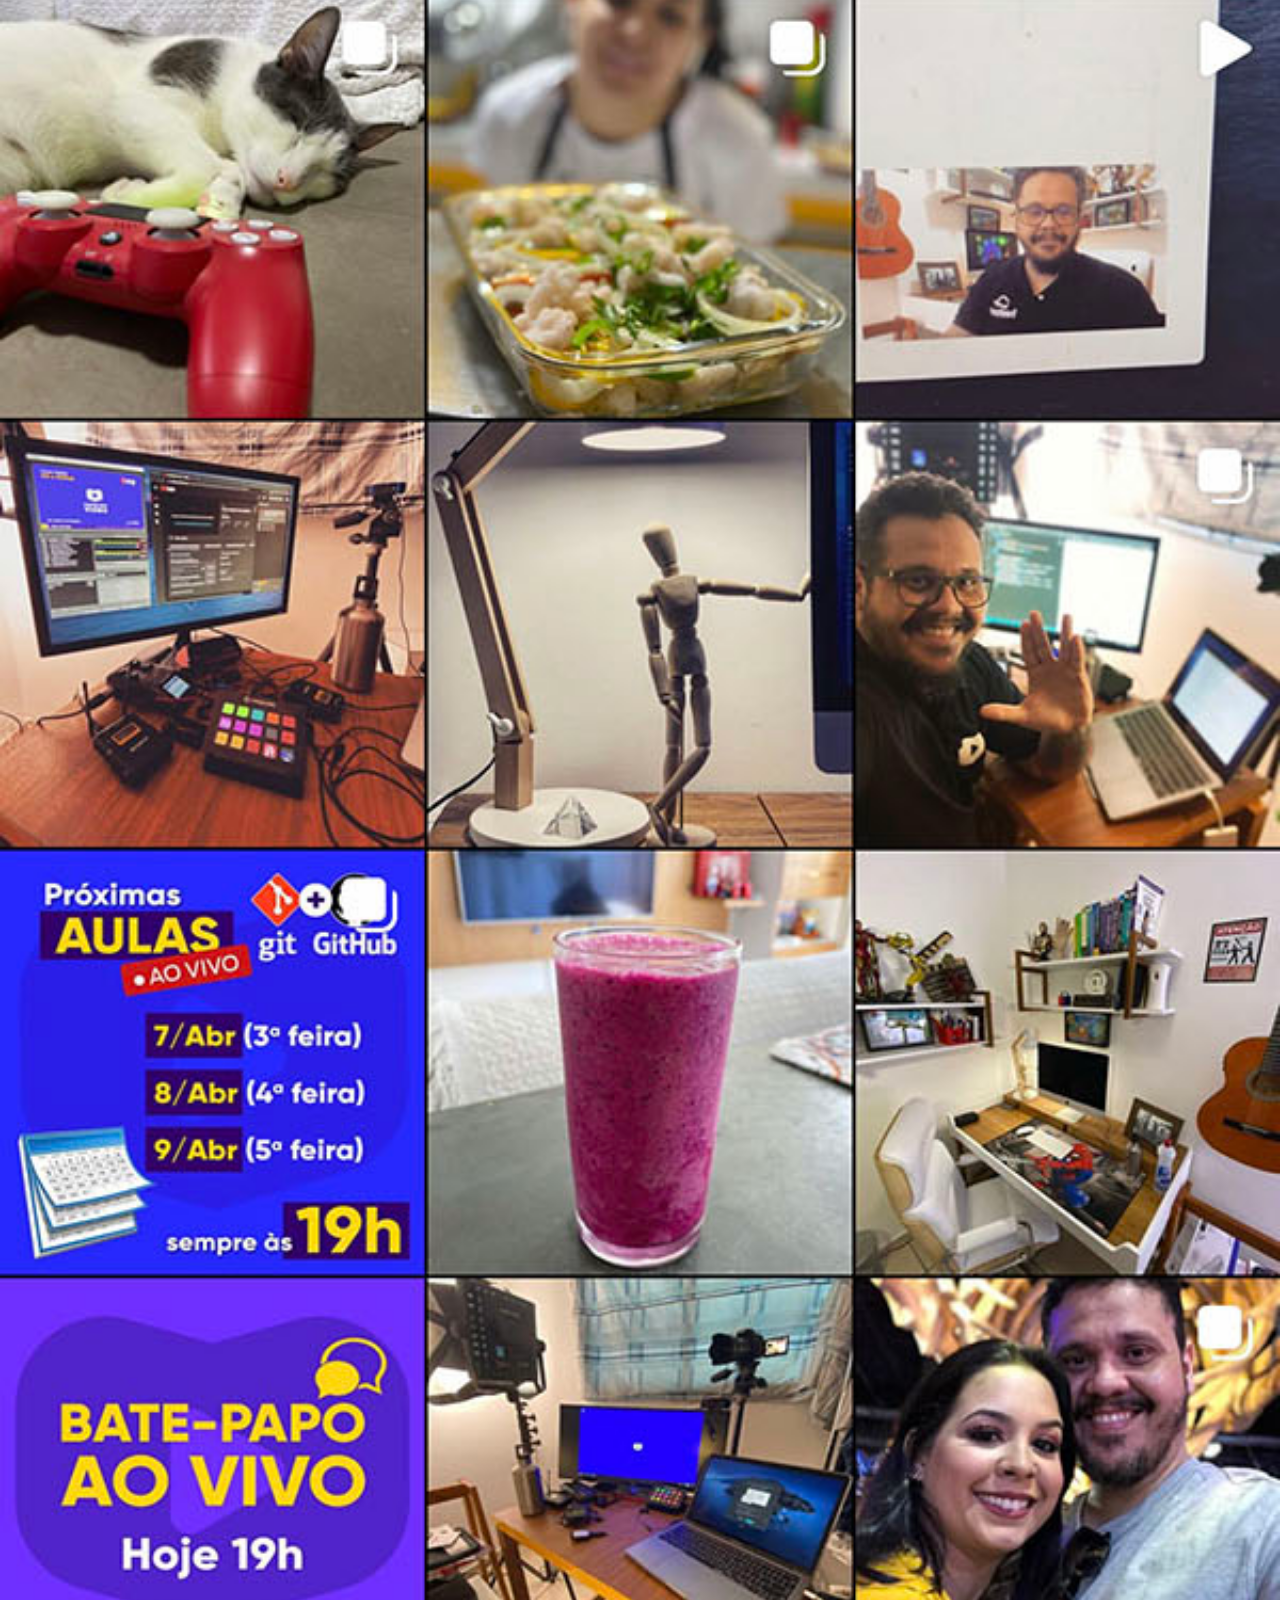
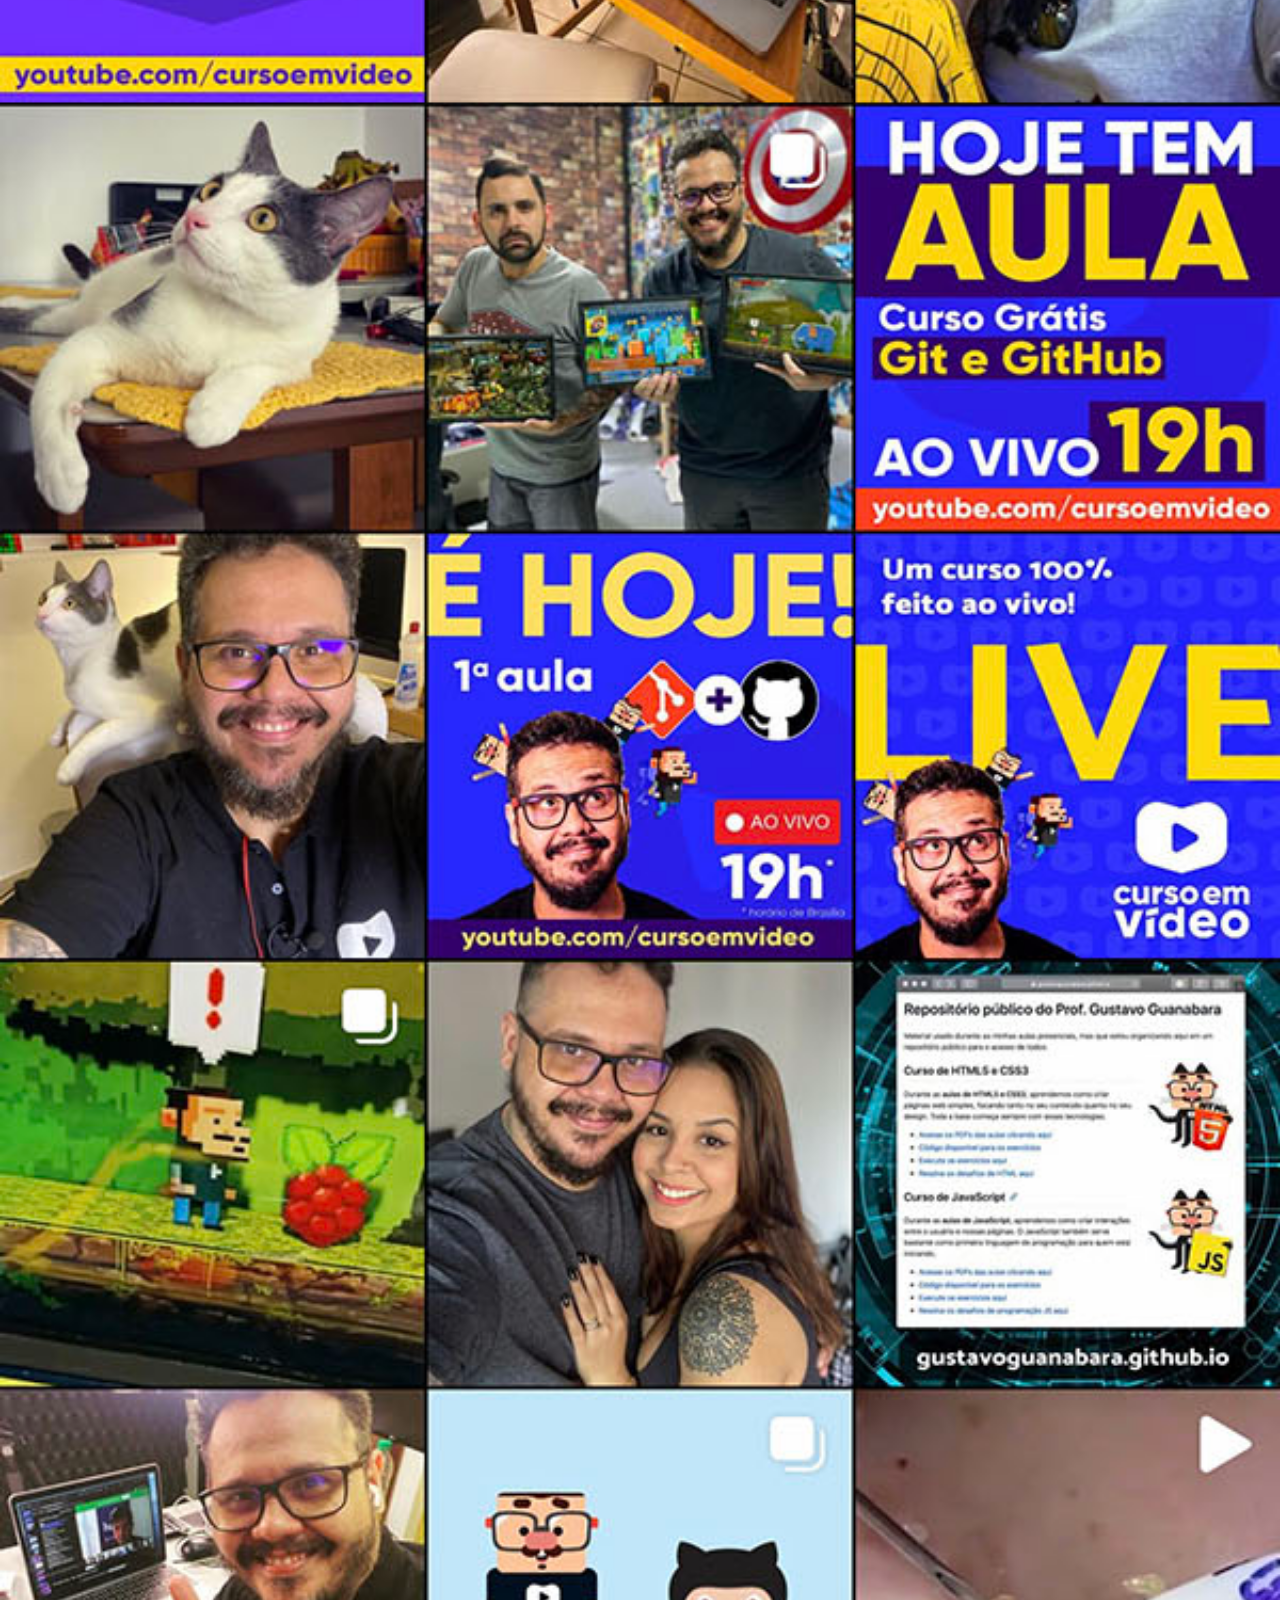
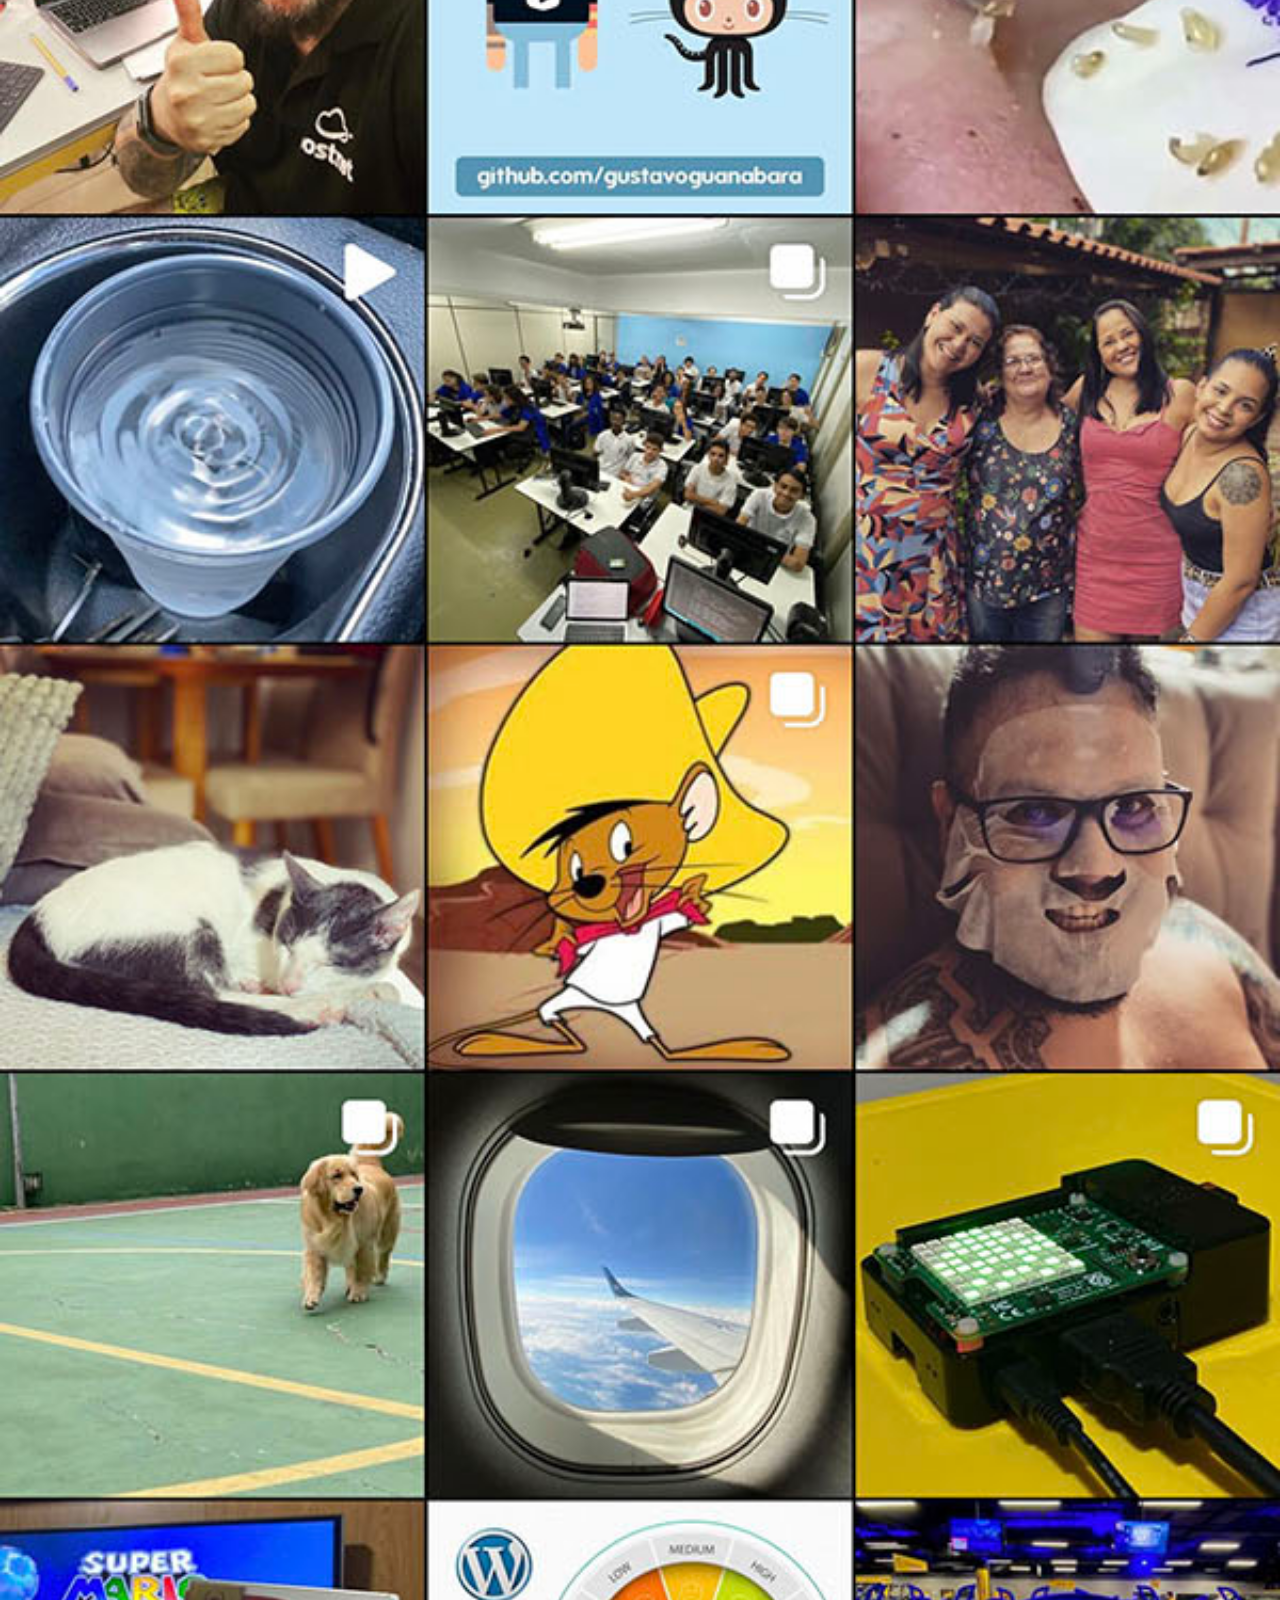
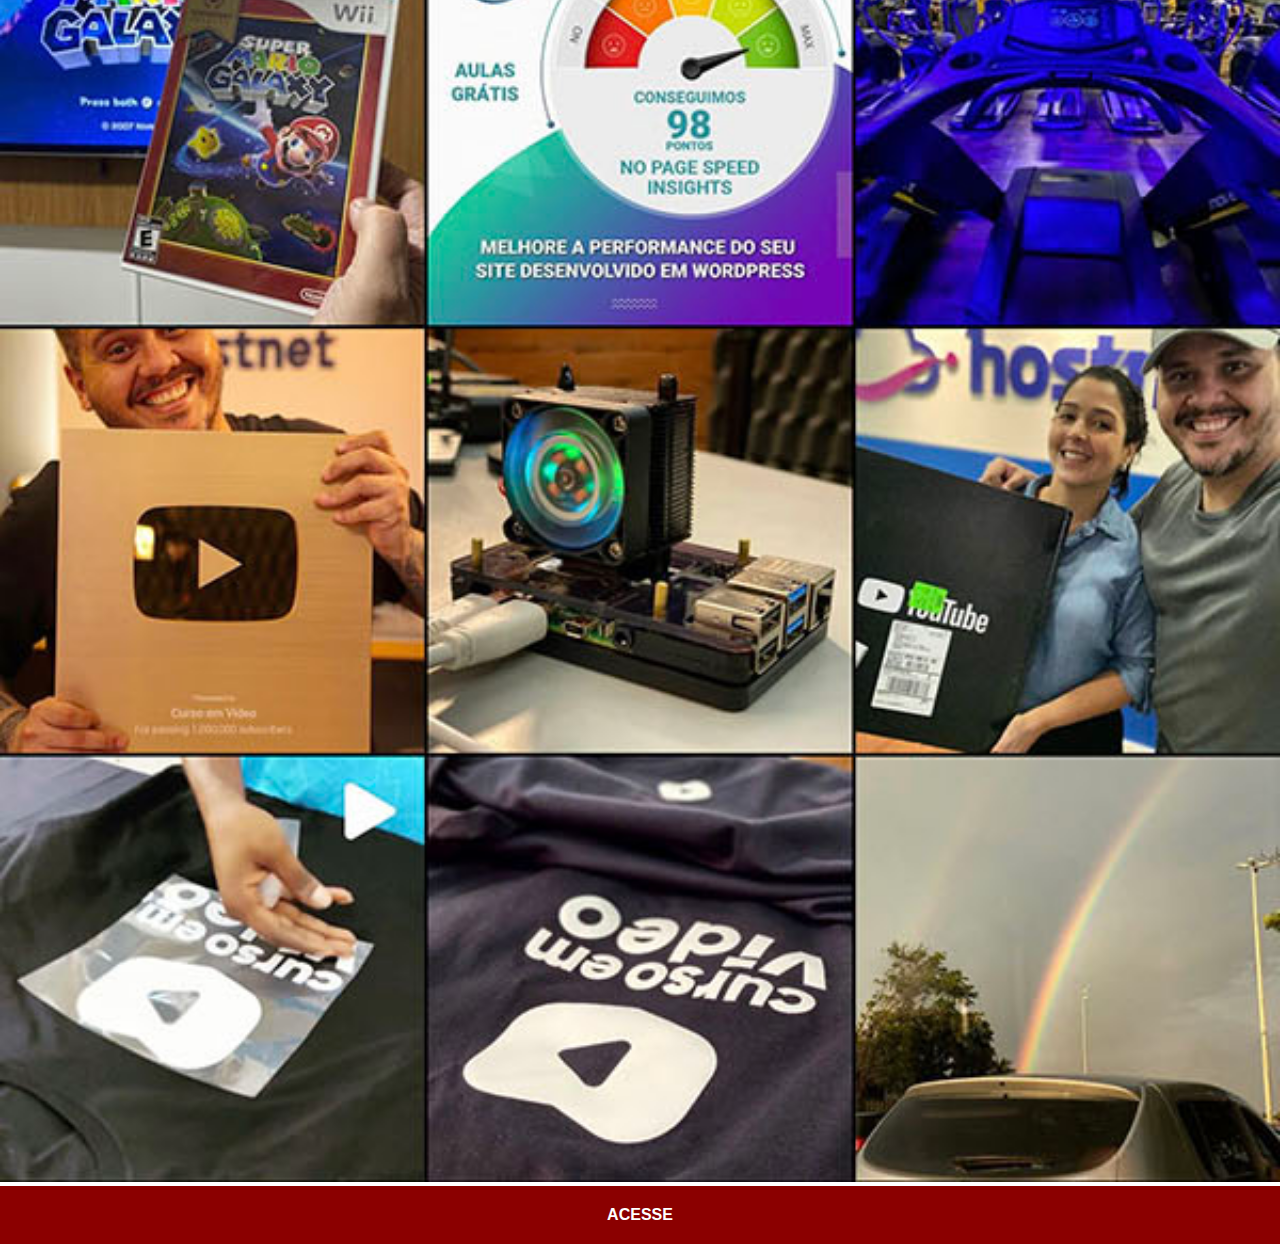
<file: instagram.html>
<!DOCTYPE html>
<html lang="en">
<head>
    <meta charset="UTF-8">
    <meta http-equiv="X-UA-Compatible" content="IE=edge">
    <meta name="viewport" content="width=device-width, initial-scale=1.0">
    <title>Instagram</title>
    <link rel="stylesheet" href="estilo/social.css">
</head>
<body>
    <img src="imagens/tela-instagram.jpg" alt="GitHub">
    <a href="https://www.instagram.com/nosi_epe/" target="_blank">ACESSE</a>
</body>
</html>
</file>
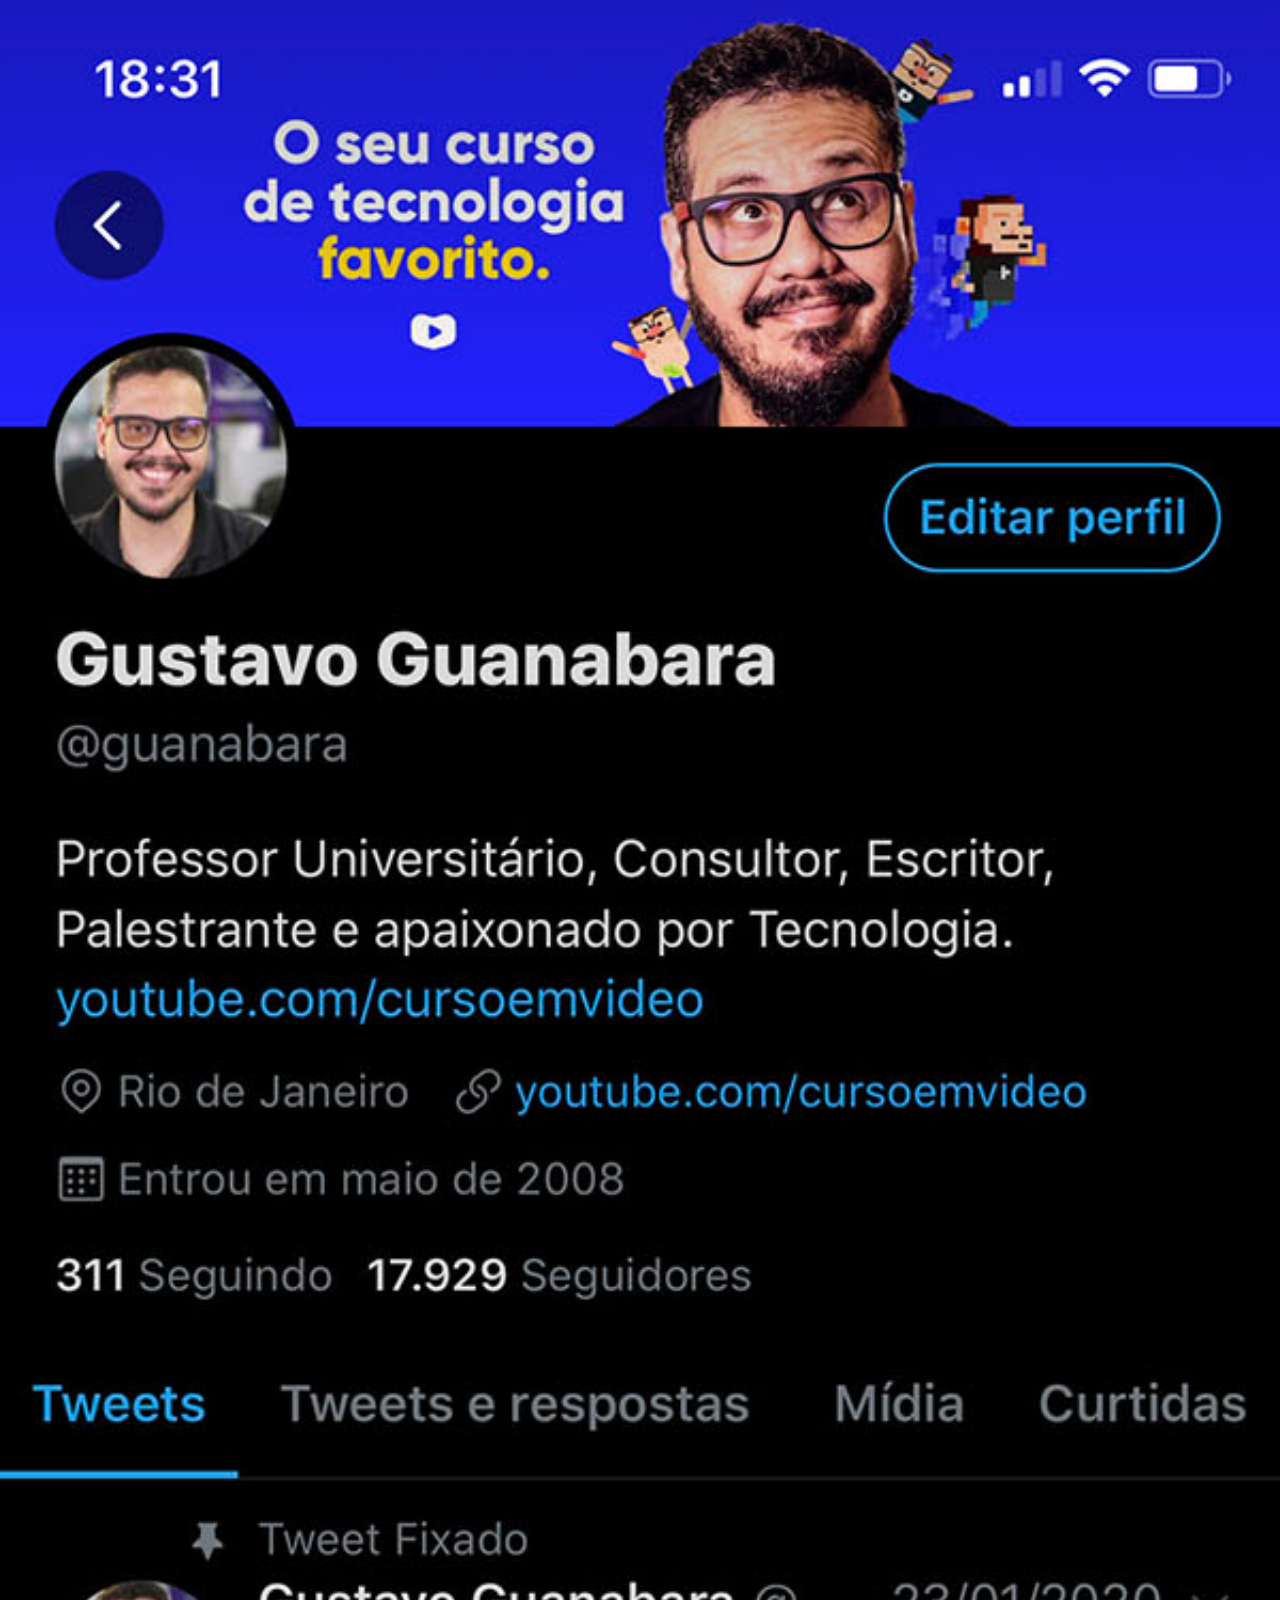
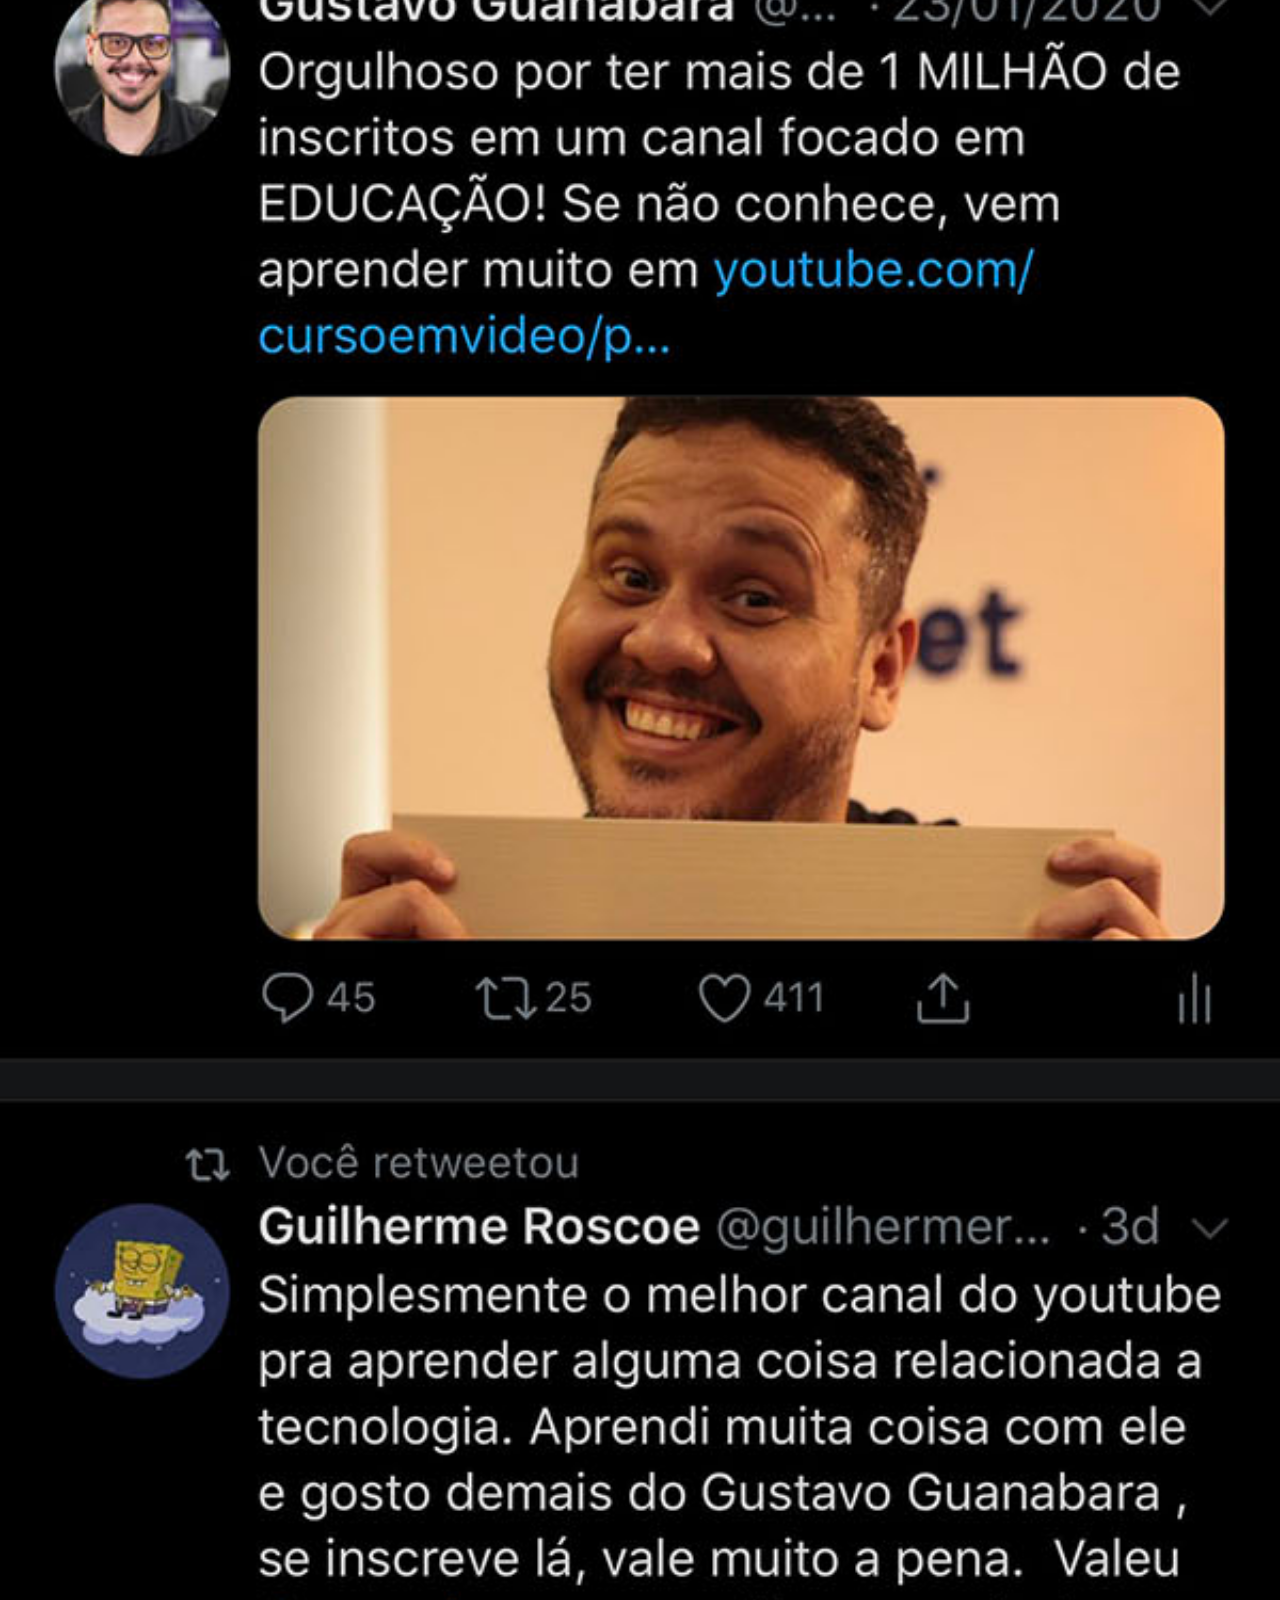
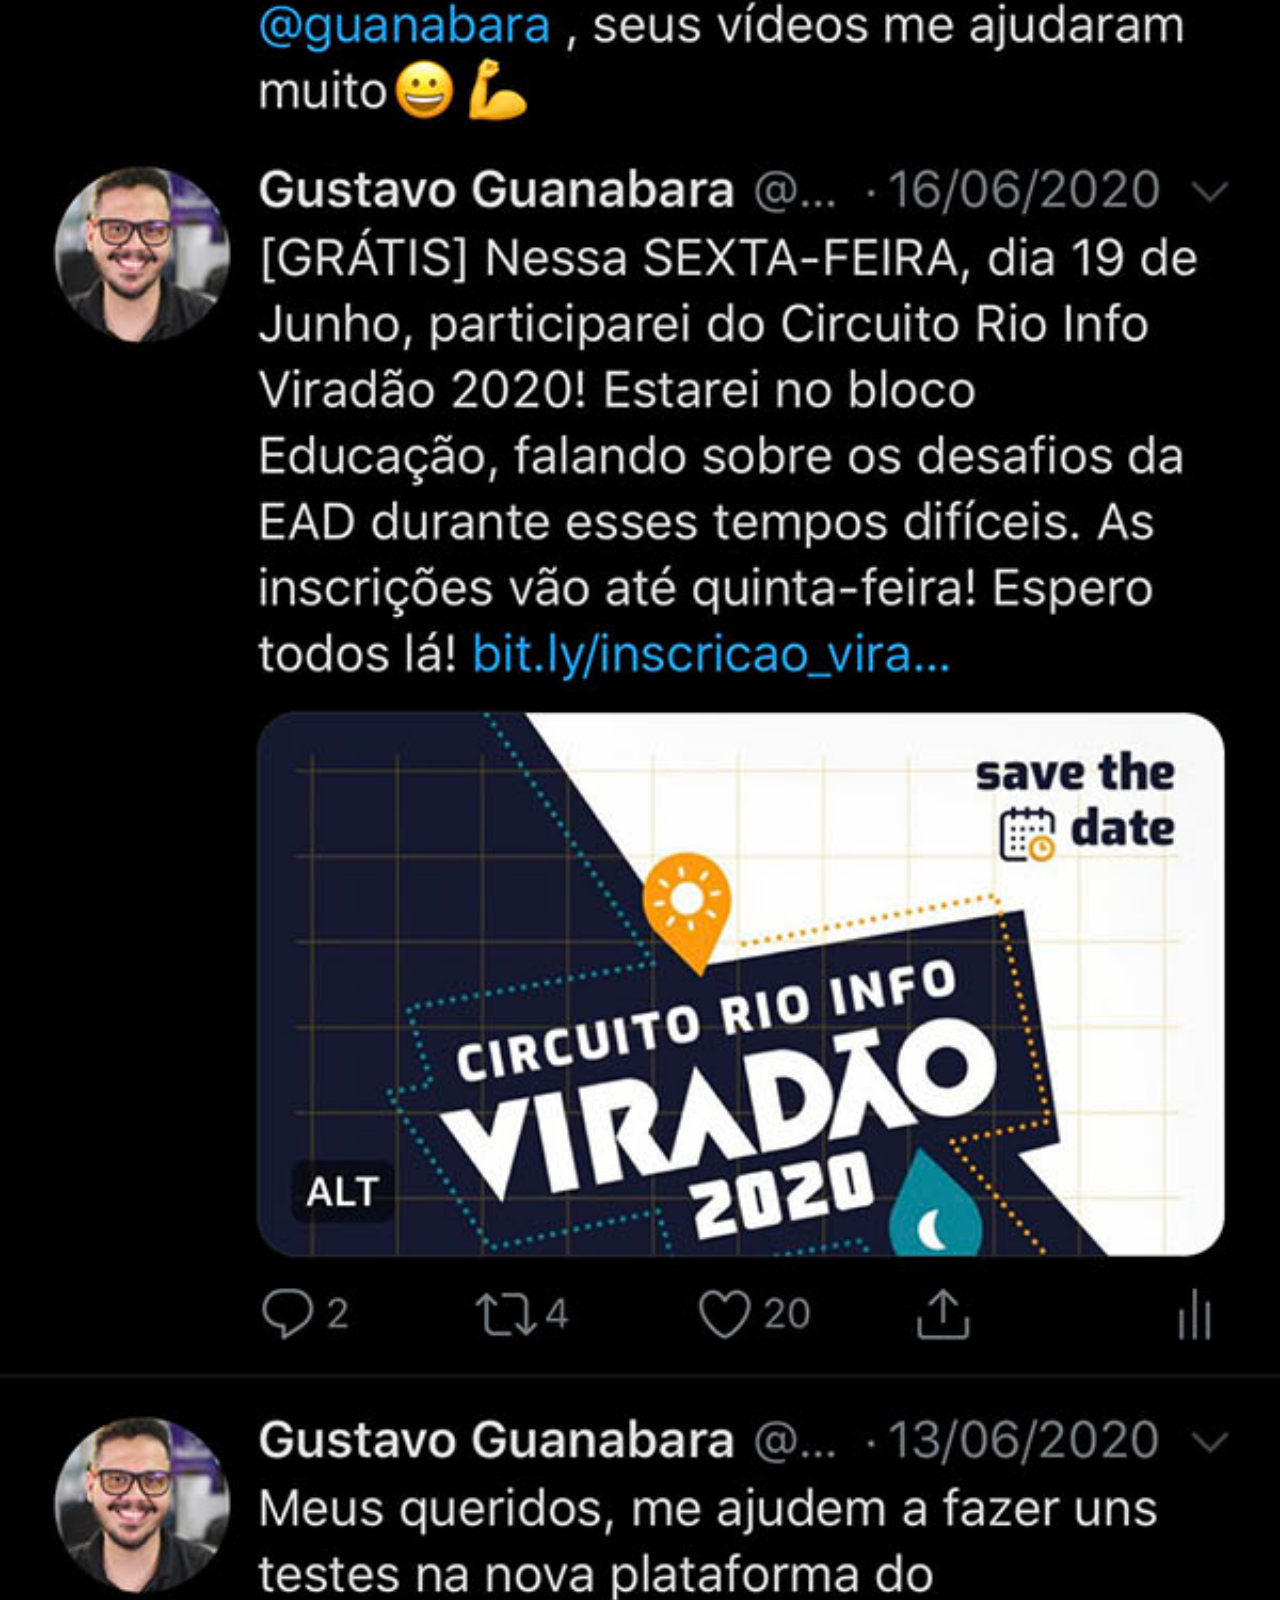
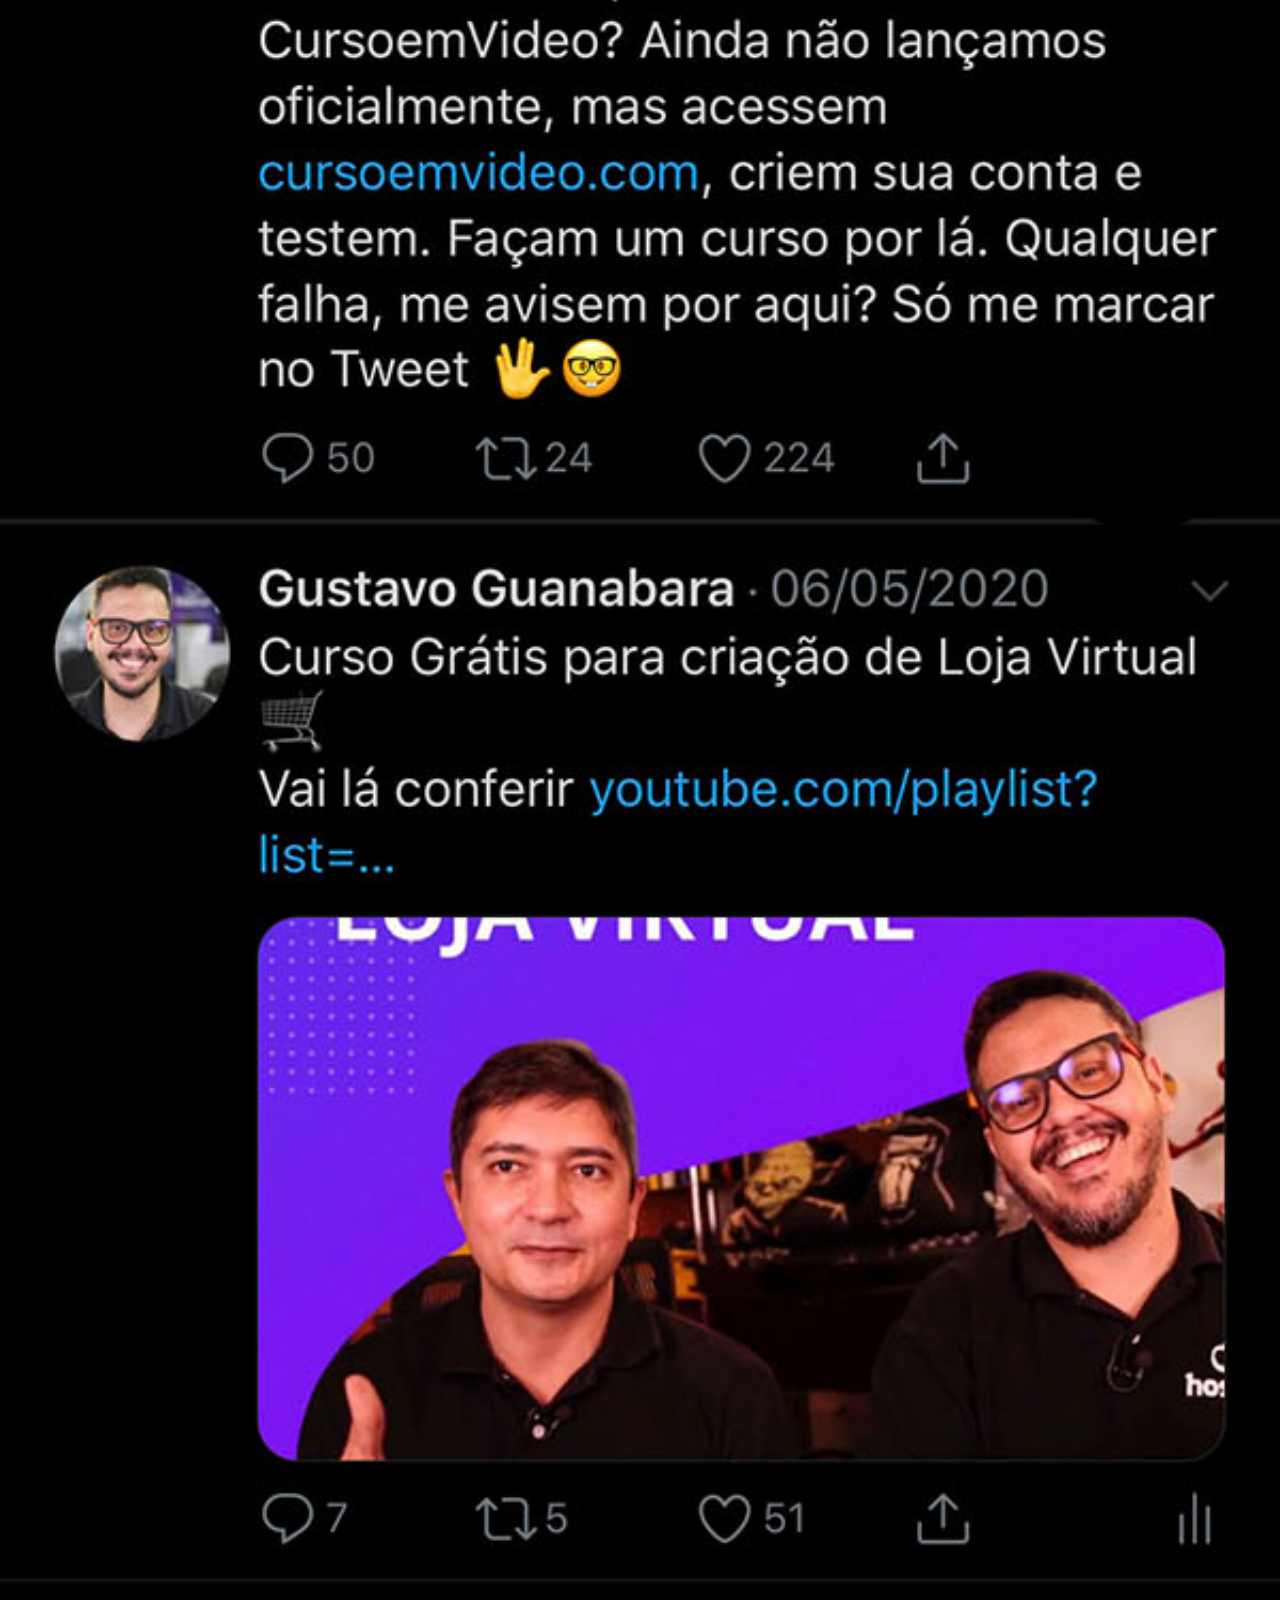
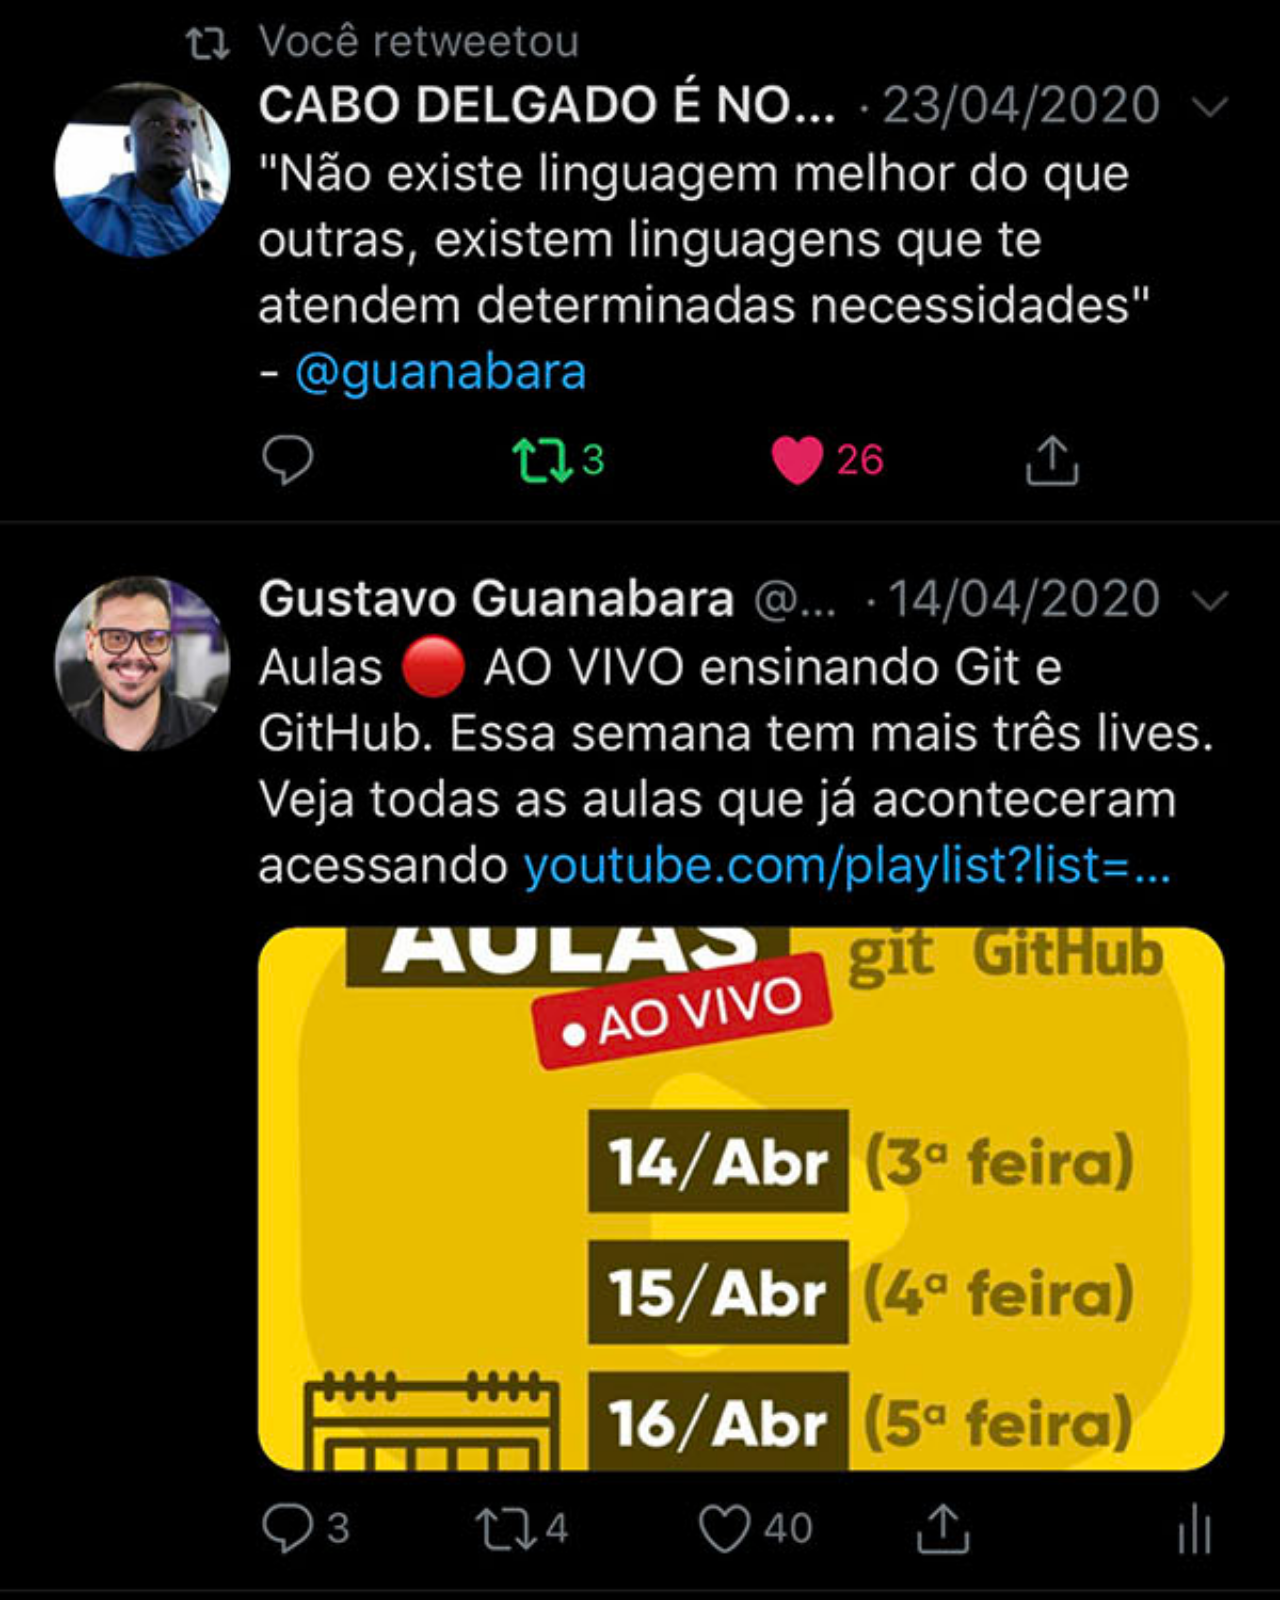
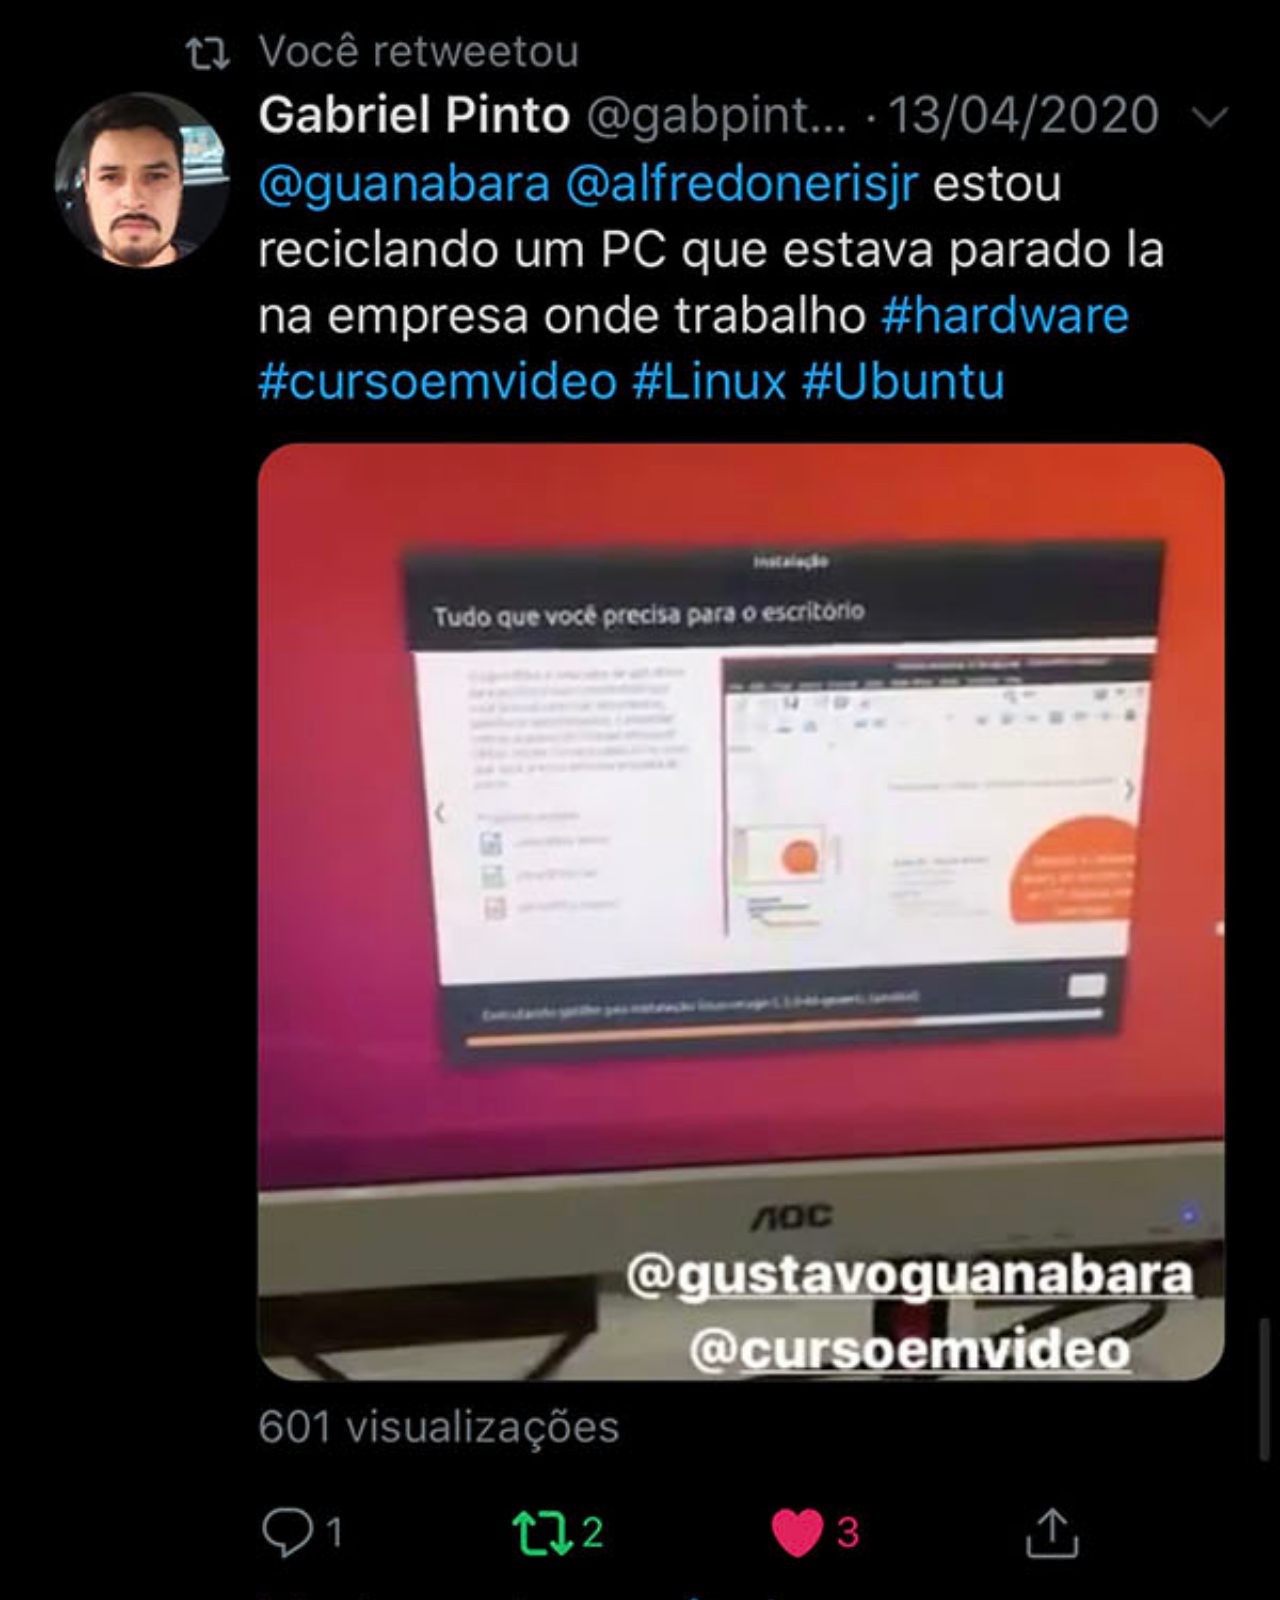
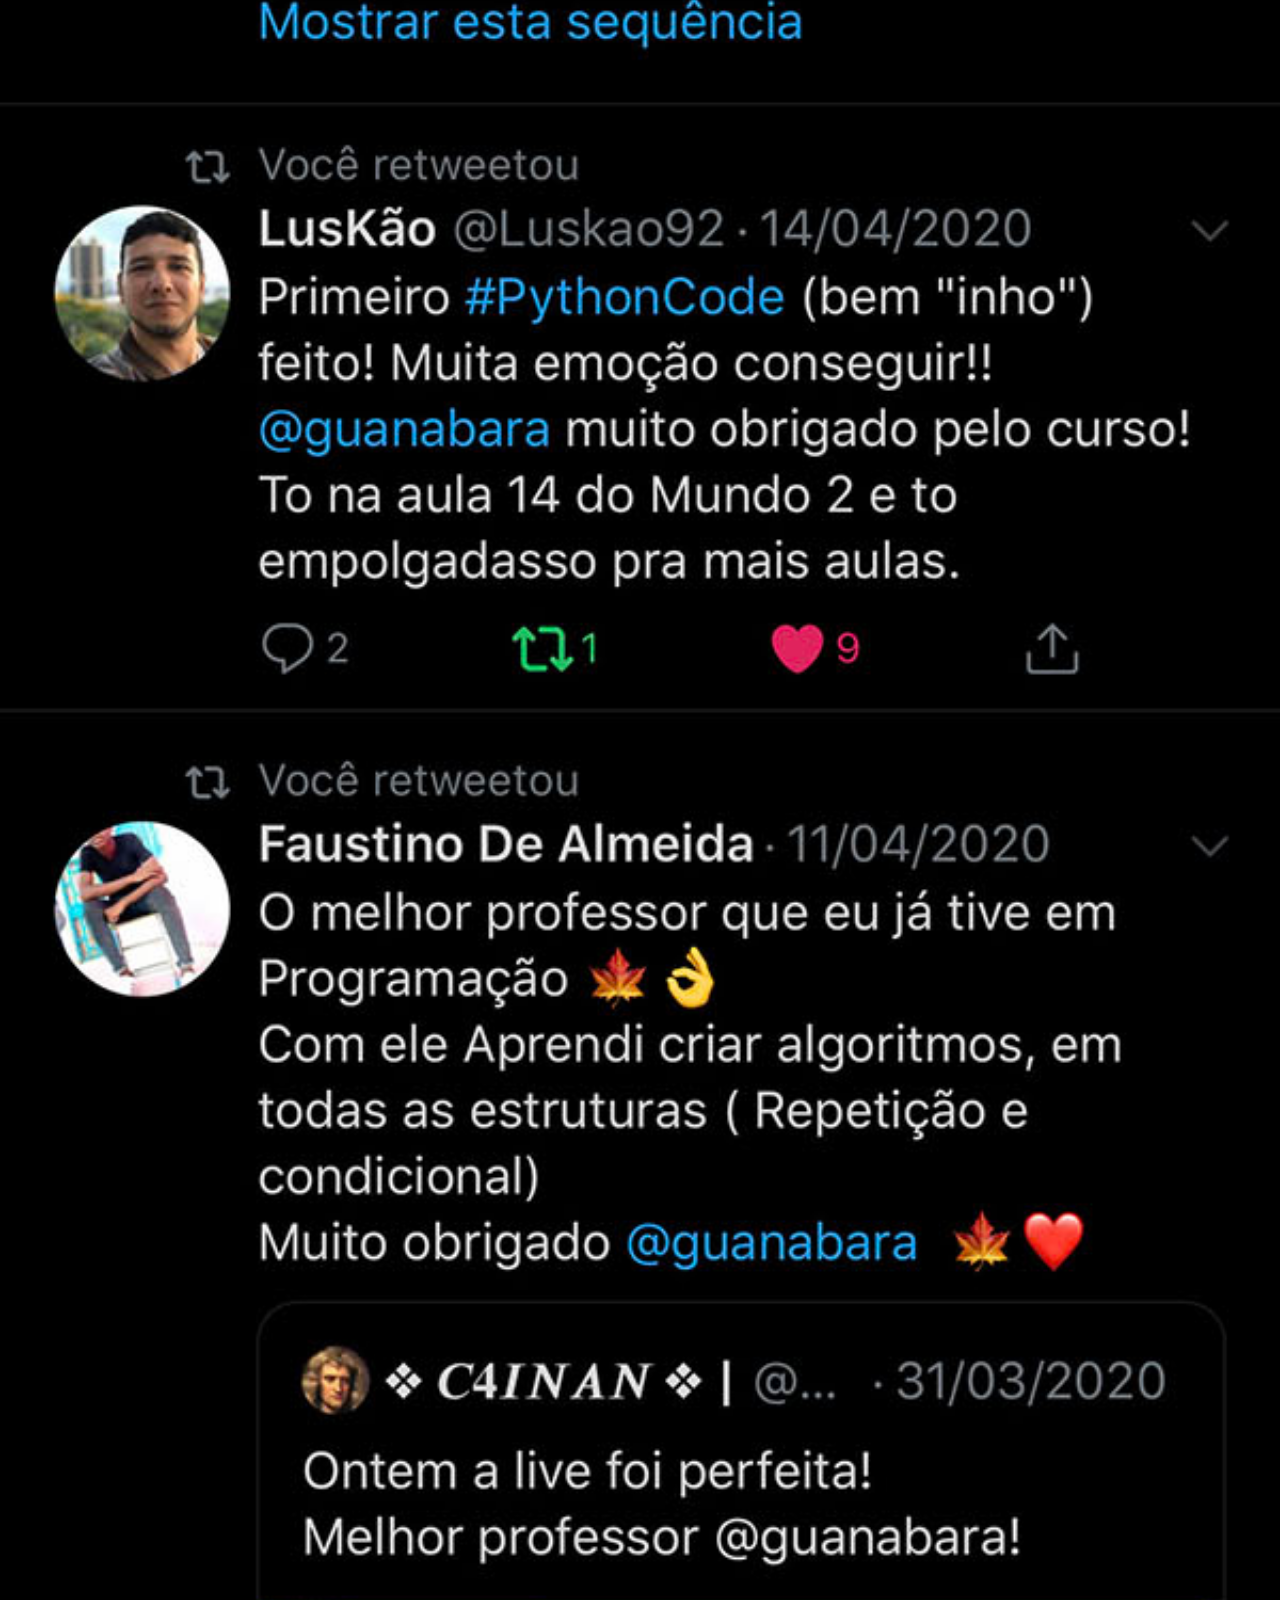
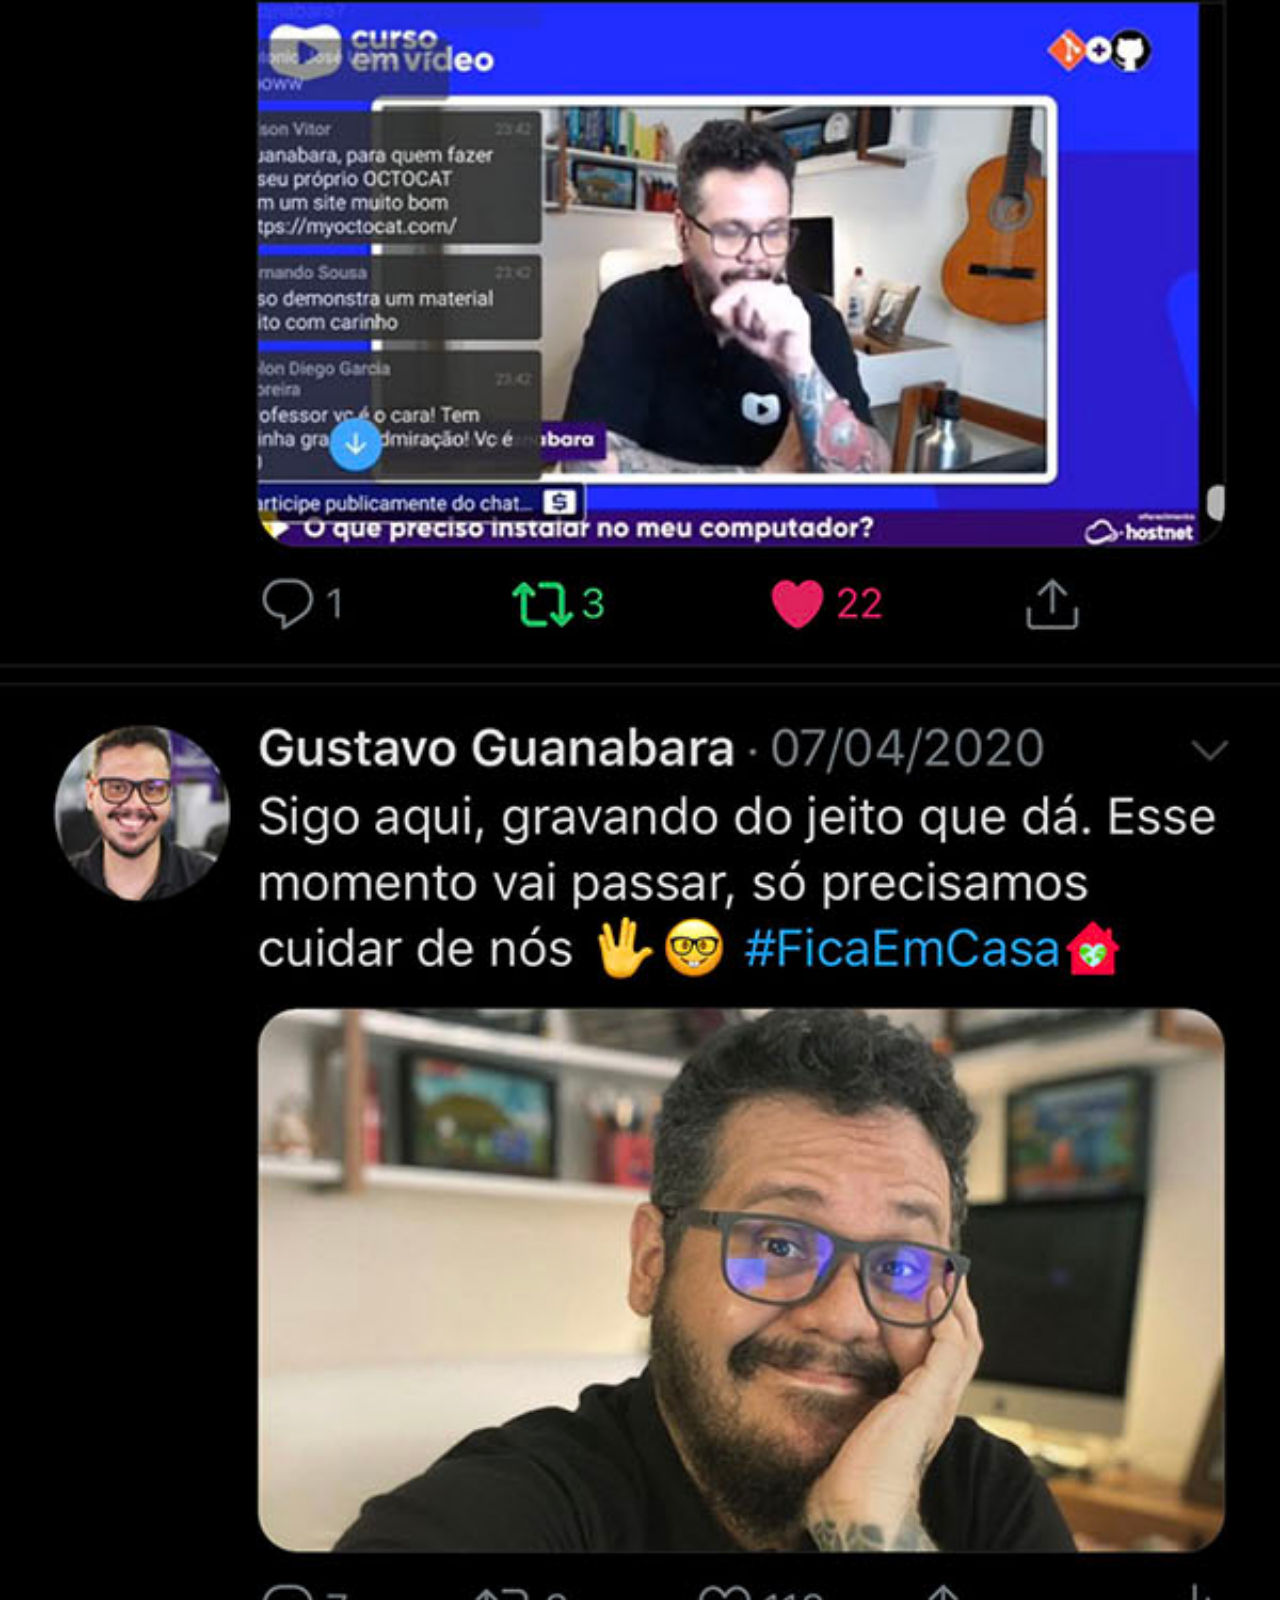
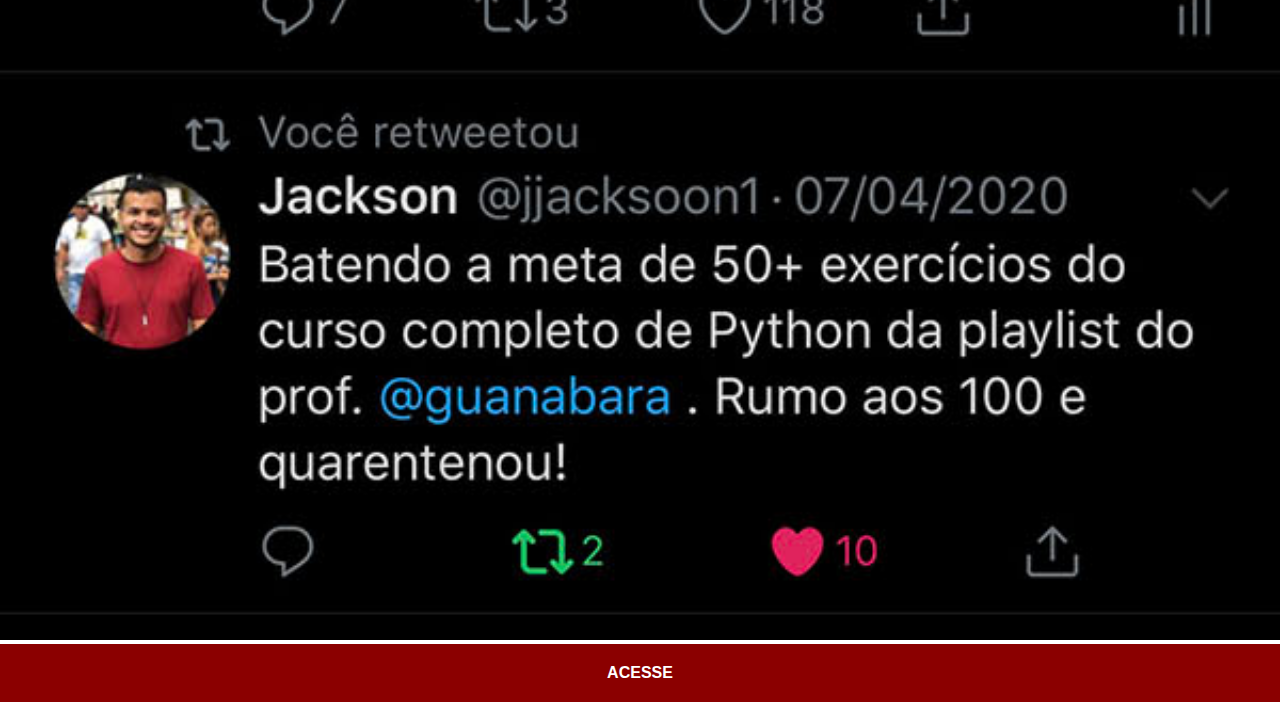
<file: twitter.html>
<!DOCTYPE html>
<html lang="en">
<head>
    <meta charset="UTF-8">
    <meta http-equiv="X-UA-Compatible" content="IE=edge">
    <meta name="viewport" content="width=device-width, initial-scale=1.0">
    <title>Twitter</title>
    <link rel="stylesheet" href="estilo/social.css">
</head>
<body>
    <img src="imagens/tela-twitter.jpg" alt="GitHub">
    <a href="https://twitter.com/nosicv" target="_blank">ACESSE</a>
</body>
</html>
</file>
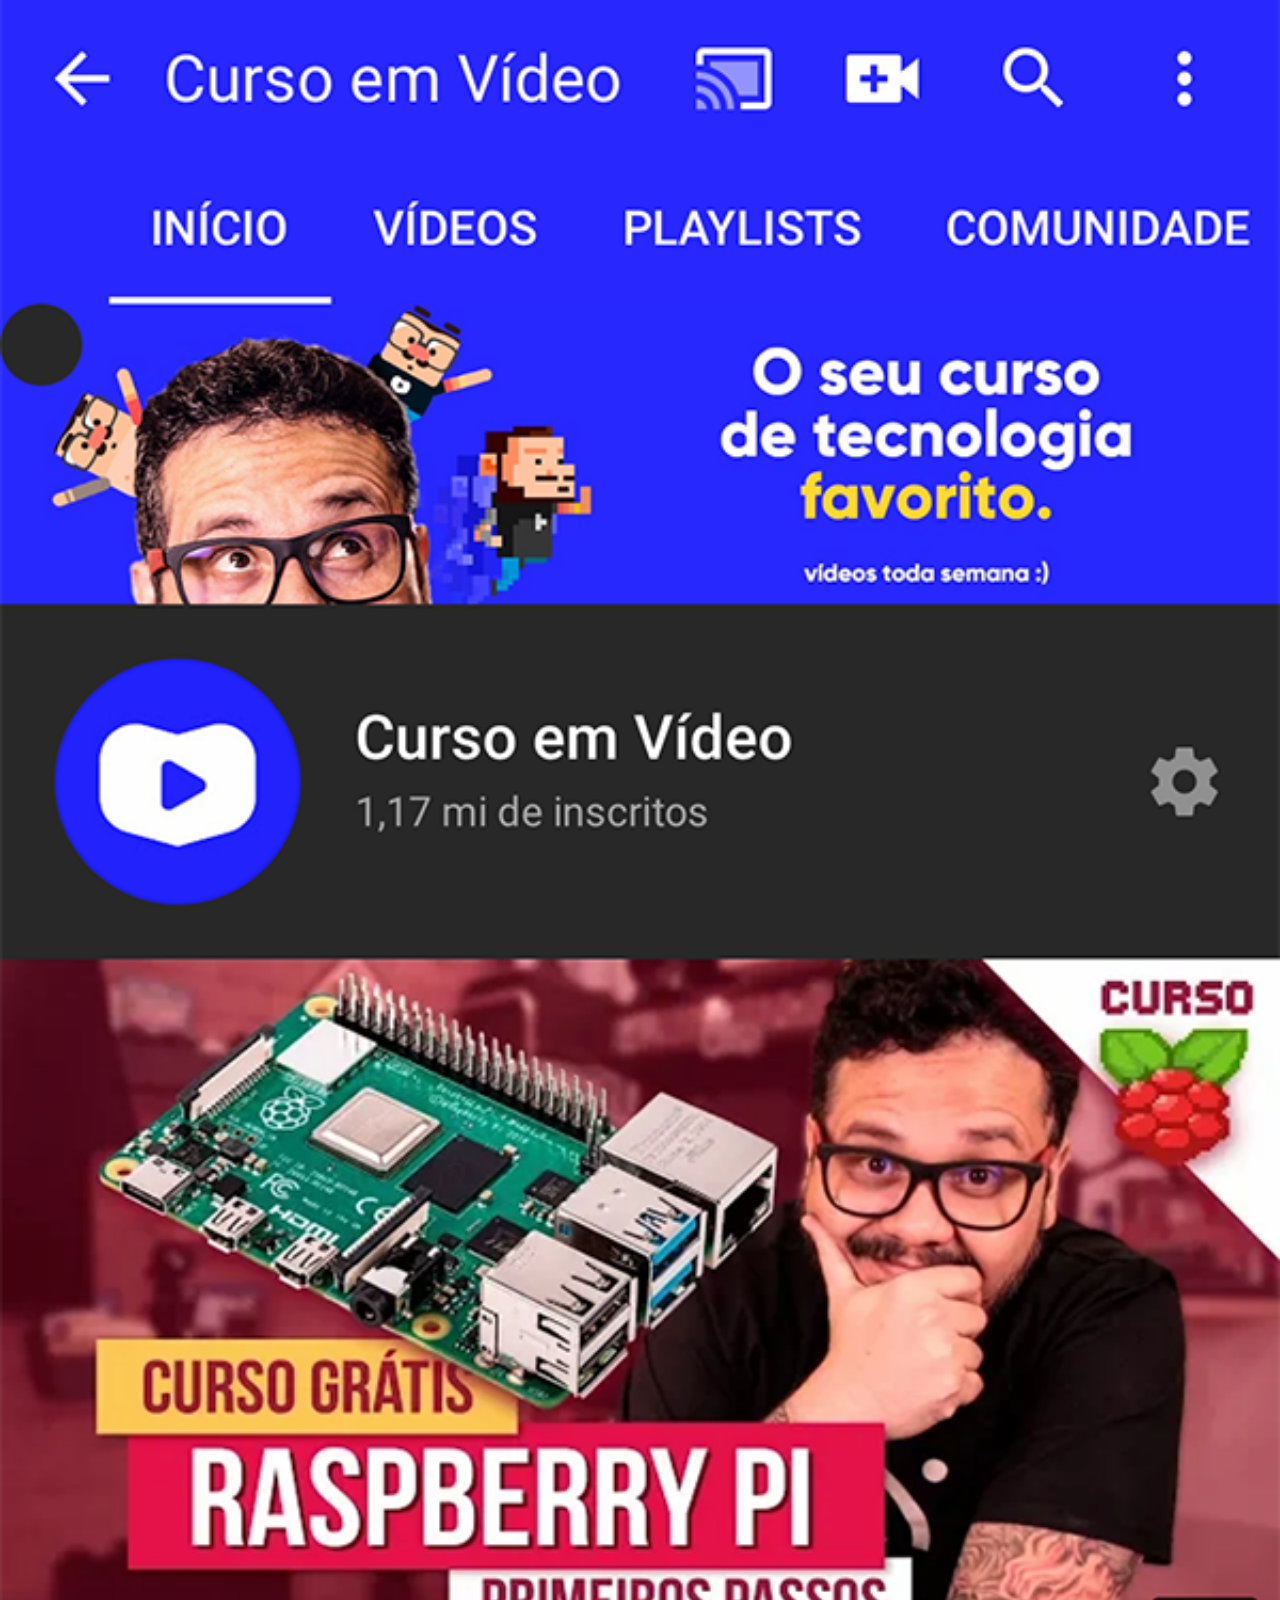
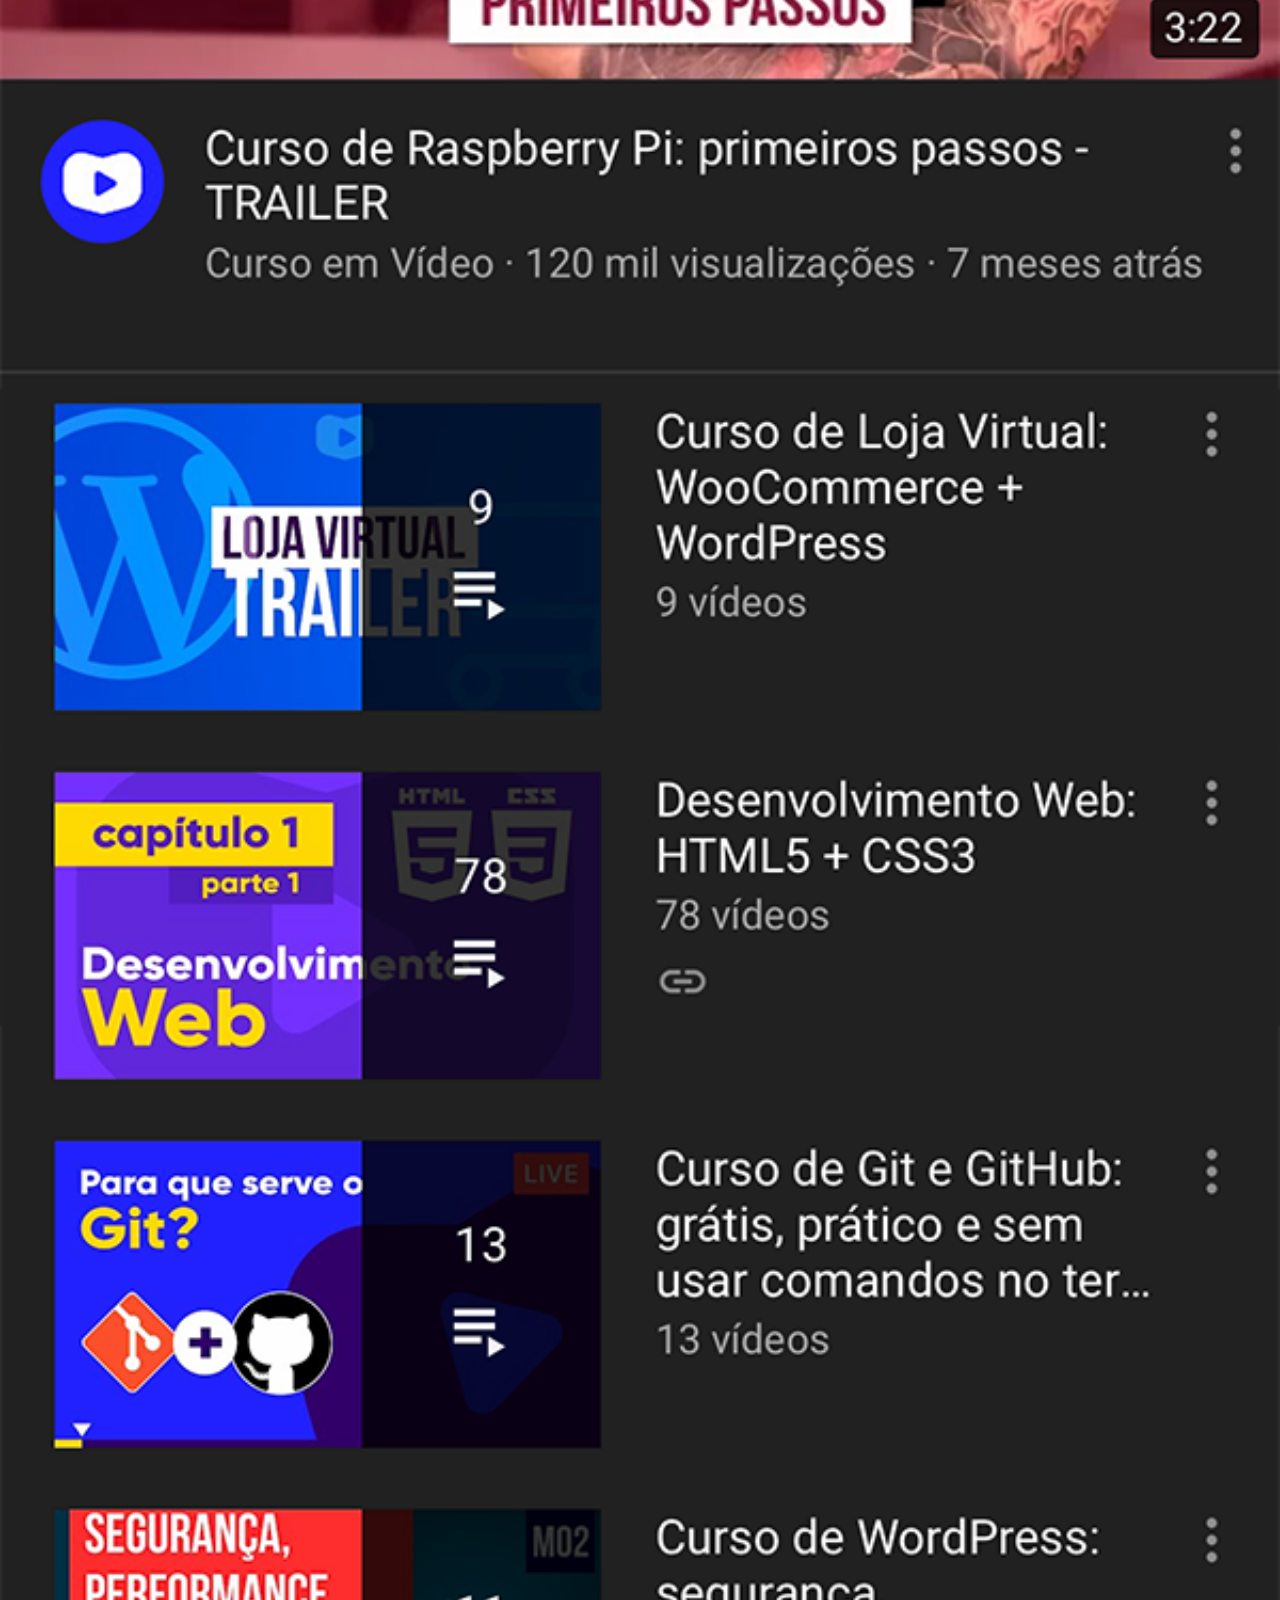
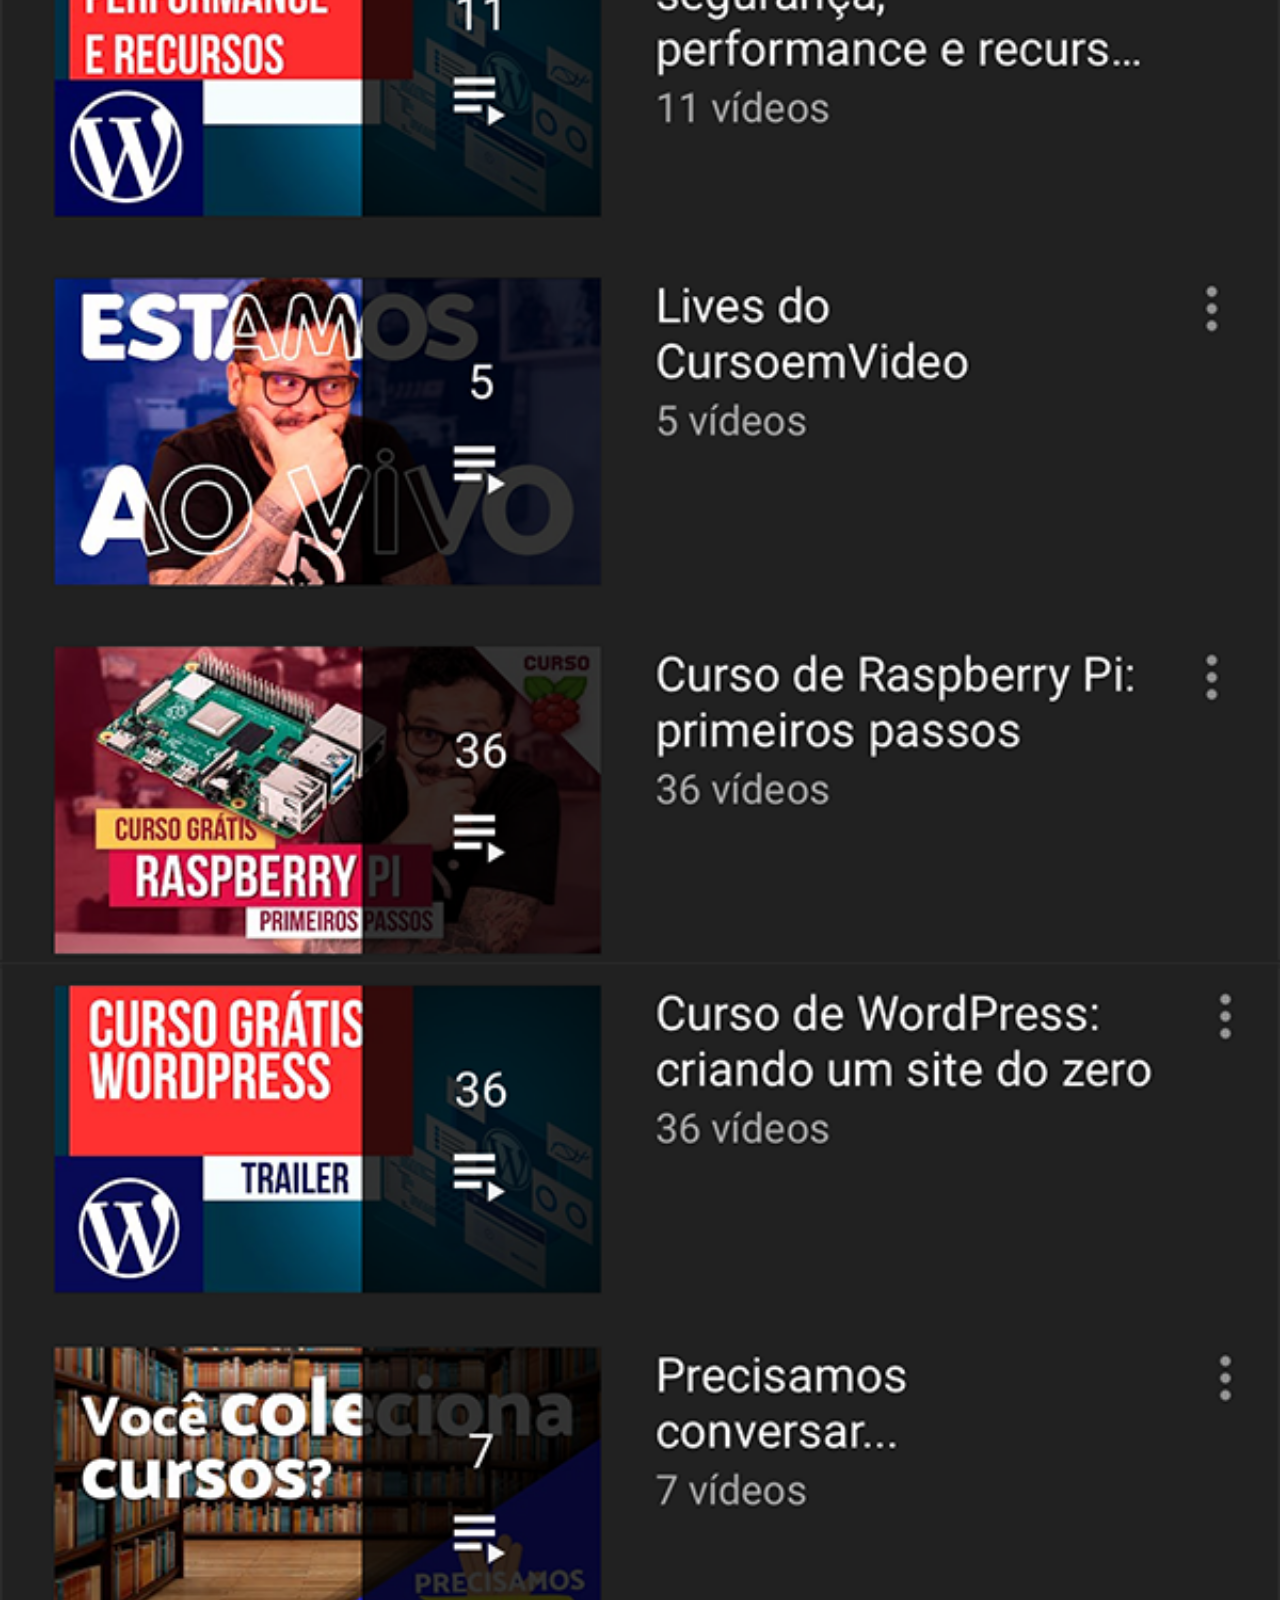
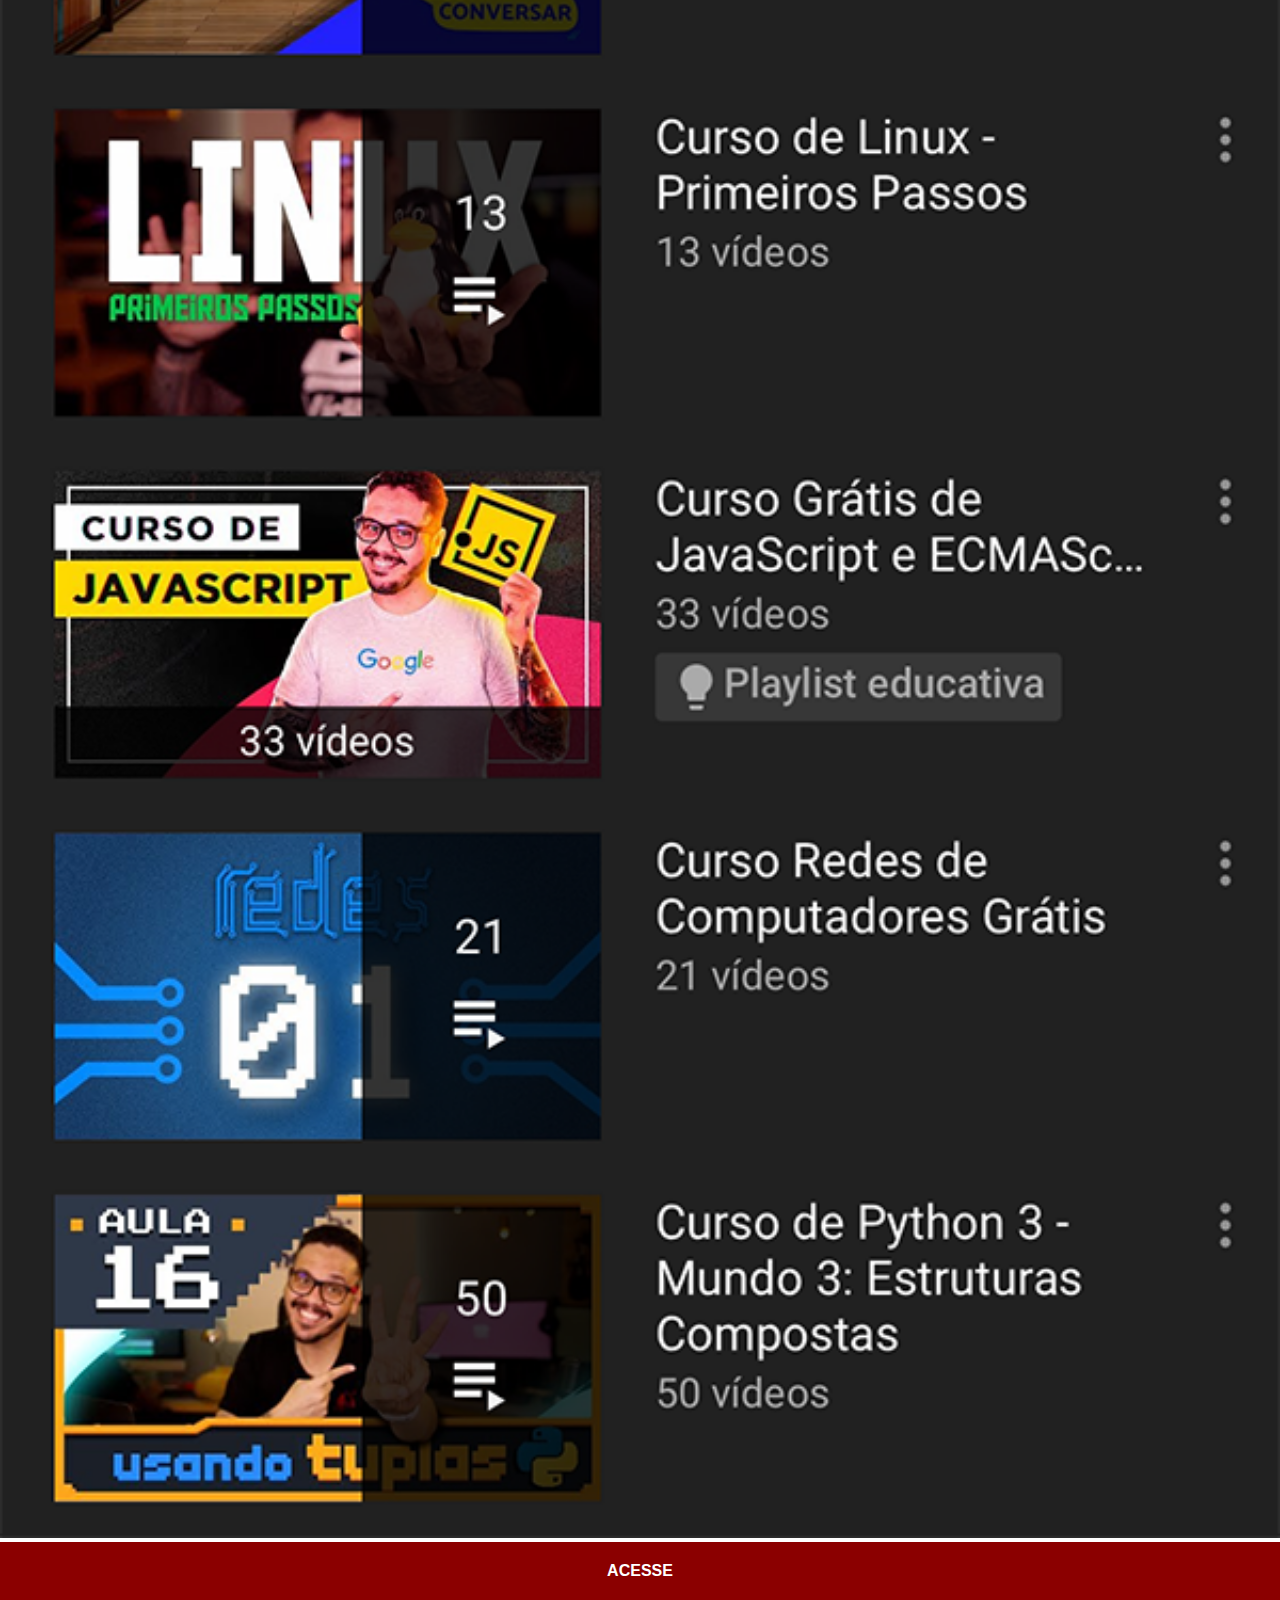
<file: youtube.html>
<!DOCTYPE html>
<html lang="en">
<head>
    <meta charset="UTF-8">
    <meta http-equiv="X-UA-Compatible" content="IE=edge">
    <meta name="viewport" content="width=device-width, initial-scale=1.0">
    <title>Youtube</title>
    <link rel="stylesheet" href="estilo/social.css">
</head>
<body>
    <img src="imagens/tela-youtube.png" alt="Youtube">
    <a href="https://www.youtube.com/c/CursoemV%C3%ADdeo/playlists" target="_blank">ACESSE</a>
</body>
</html>
</file>
<file: estilo/style.css>
@charset "UTF-8";

*{
    margin: 0px;
    padding: 0px;
    font-family: Arial, Helvetica, sans-serif;
}

html, body {
    height: 100vh;
    height: 100vw;
    background-color: black;
}

body {
    background: url('../imagens/fundo-madeira.jpg') no-repeat top center;
    background-size: cover;
    background-attachment: fixed;
}

main {
    position: relative;
    height: 100vh;
}

section#telefone {
    position: absolute;
    top: 50%;
    left: 50%;
    transform: translate(-50%, -50%);
    height: 627px;
    width: 311px;
    background: url(../imagens/frame-iphone.png) no-repeat;
}

iframe#tela {
    position: relative;
    top: 80px;
    left: 22px;
    width: 267px;
    height: 471px;
}

section#redes-sociais {
    text-align: right;
}

section#redes-sociais img {
    width: 50px;
    margin: 10px;
    border-radius: 50%;
    box-shadow: 2px 2px 5px rgba(0, 0, 0, 0.400);
    box-sizing: border-box;
}

section#redes-sociais img:hover {
    border: 2px solid rgba(255, 255, 255, 0.616);
    transform: translate(-2px, -2px);
    box-shadow: 5px 5px 10px rgba(0, 0, 0, 0.600);
    transition: transform .3s;
}
</file>
<file: estilo/social.css>
@charset "UTF-8";

* {
    margin: 0px;
    padding: 0px;
    font-family: Arial, Helvetica, sans-serif;
}

::-webkit-scrollbar {
    width: 0px;
    height: 0px;
}

img {
    width: 100vw;
}

a {
    display: block;
    background-color: darkred;
    color: white;
    padding: 20px;
    text-align: center;
    font-weight: bolder;
    text-decoration: none;
}

a:hover {
    background-color: red;
}
</file>
